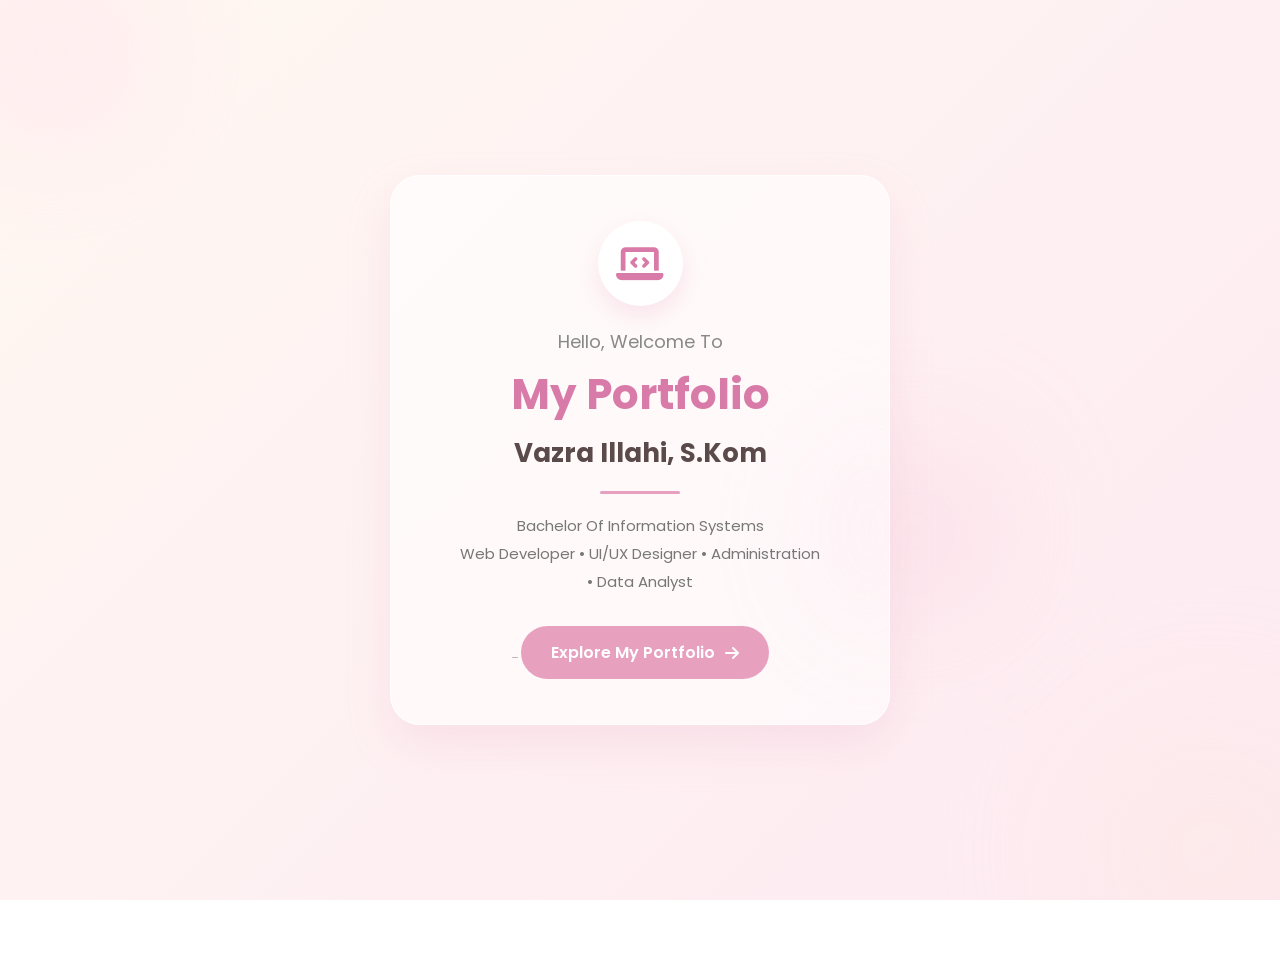
<file: index.html>
<!DOCTYPE html>
<html lang="en">

<head>

<meta charset="UTF-8">
<meta name="viewport" content="width=device-width, initial-scale=1.0">

<title>Welcome | Vazra Illahi</title>

<link rel="stylesheet" href="style.css">

<link href="https://fonts.googleapis.com/css2?family=Poppins:wght@300;400;500;600;700;800&display=swap" rel="stylesheet">

<link rel="stylesheet"
href="https://cdnjs.cloudflare.com/ajax/libs/font-awesome/6.7.2/css/all.min.css">

</head>

<body class="welcome-page">

<div class="blob one"></div>
<div class="blob two"></div>
<div class="blob three"></div>

<div class="welcome-card">

<div class="welcome-icon">

<i class="fa-solid fa-laptop-code"></i>

</div>

<h3>Hello, Welcome To</h3>

<h1>My Portfolio</h1>

<h2>Vazra Illahi, S.Kom</h2>

<div class="line"></div>

<p>

Bachelor Of Information Systems

<br>

Web Developer • UI/UX Designer • Administration
<br>• Data Analyst 
 
</p>

...

<a href="splash.html" class="welcome-btn">
    Explore My Portfolio
    <i class="fa-solid fa-arrow-right"></i>
</a>

</div>

<script src="script.js"></script>

</body>
</html>
</file>
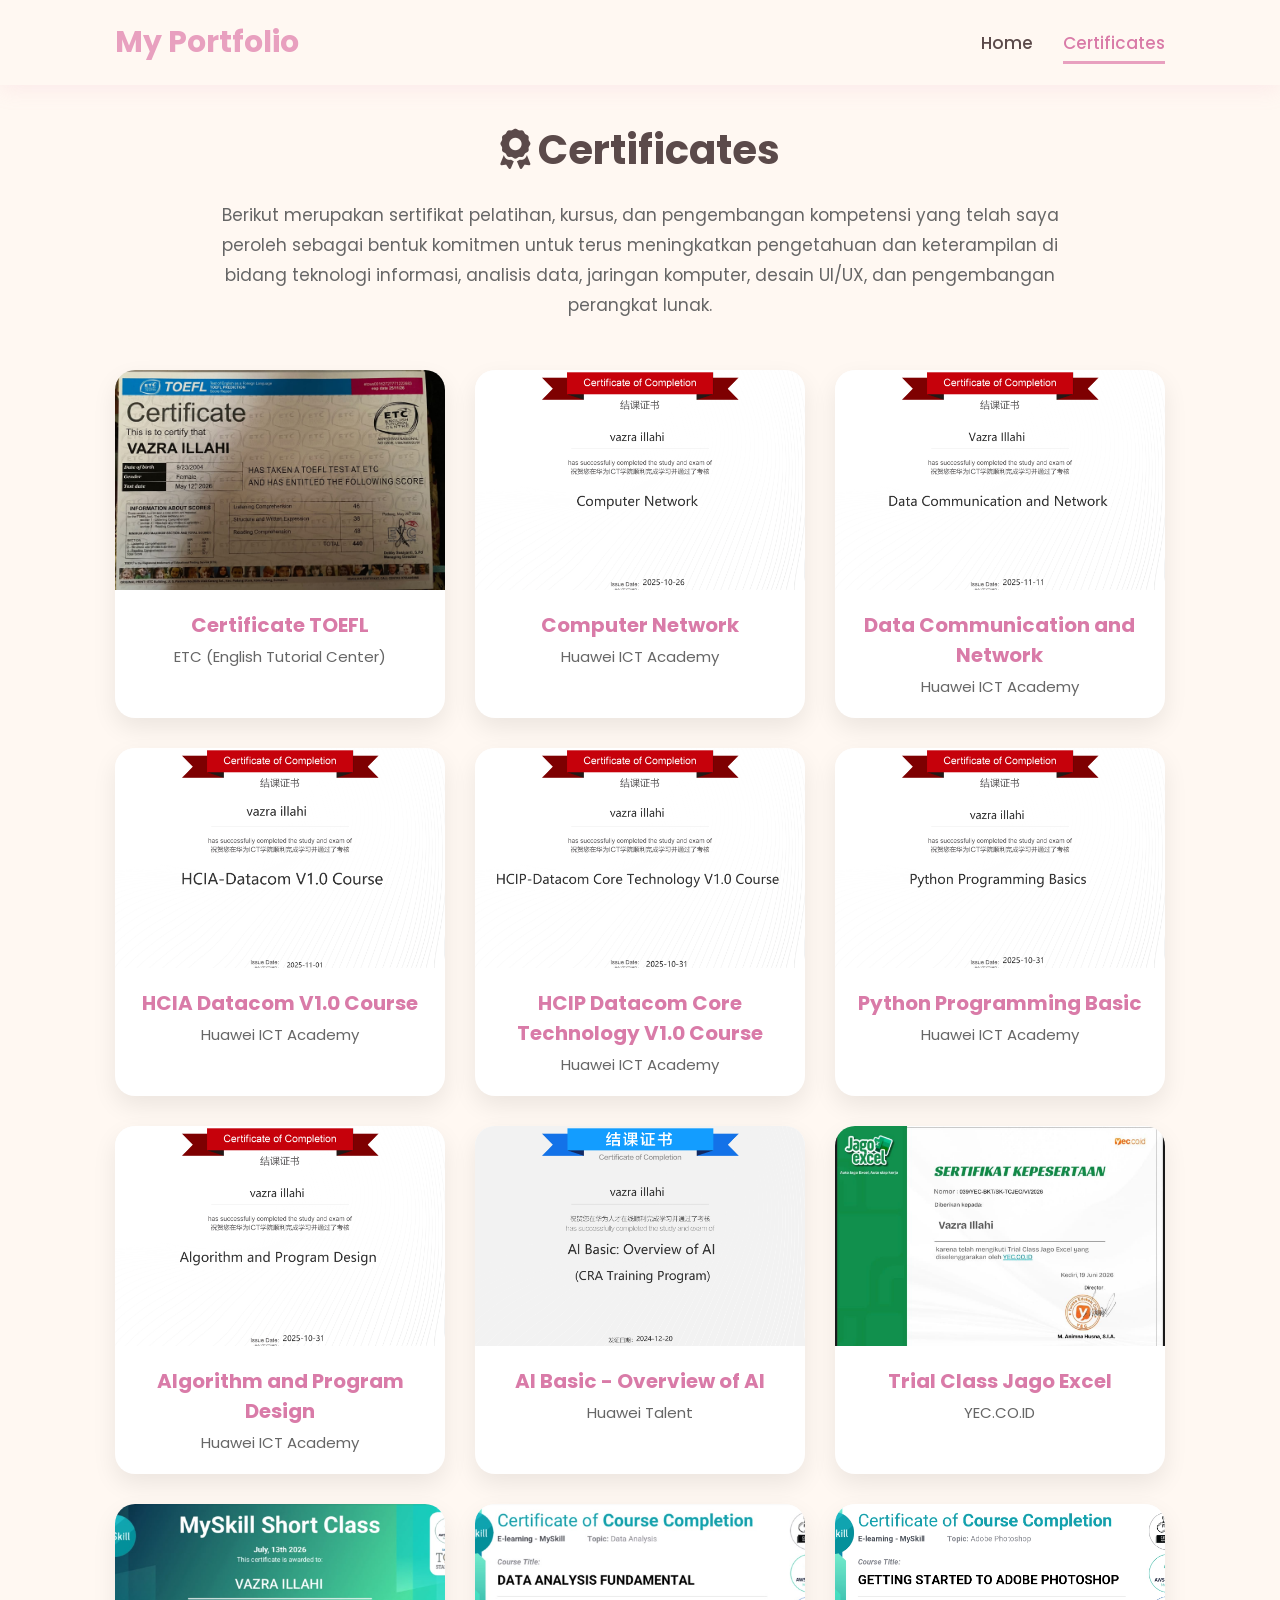
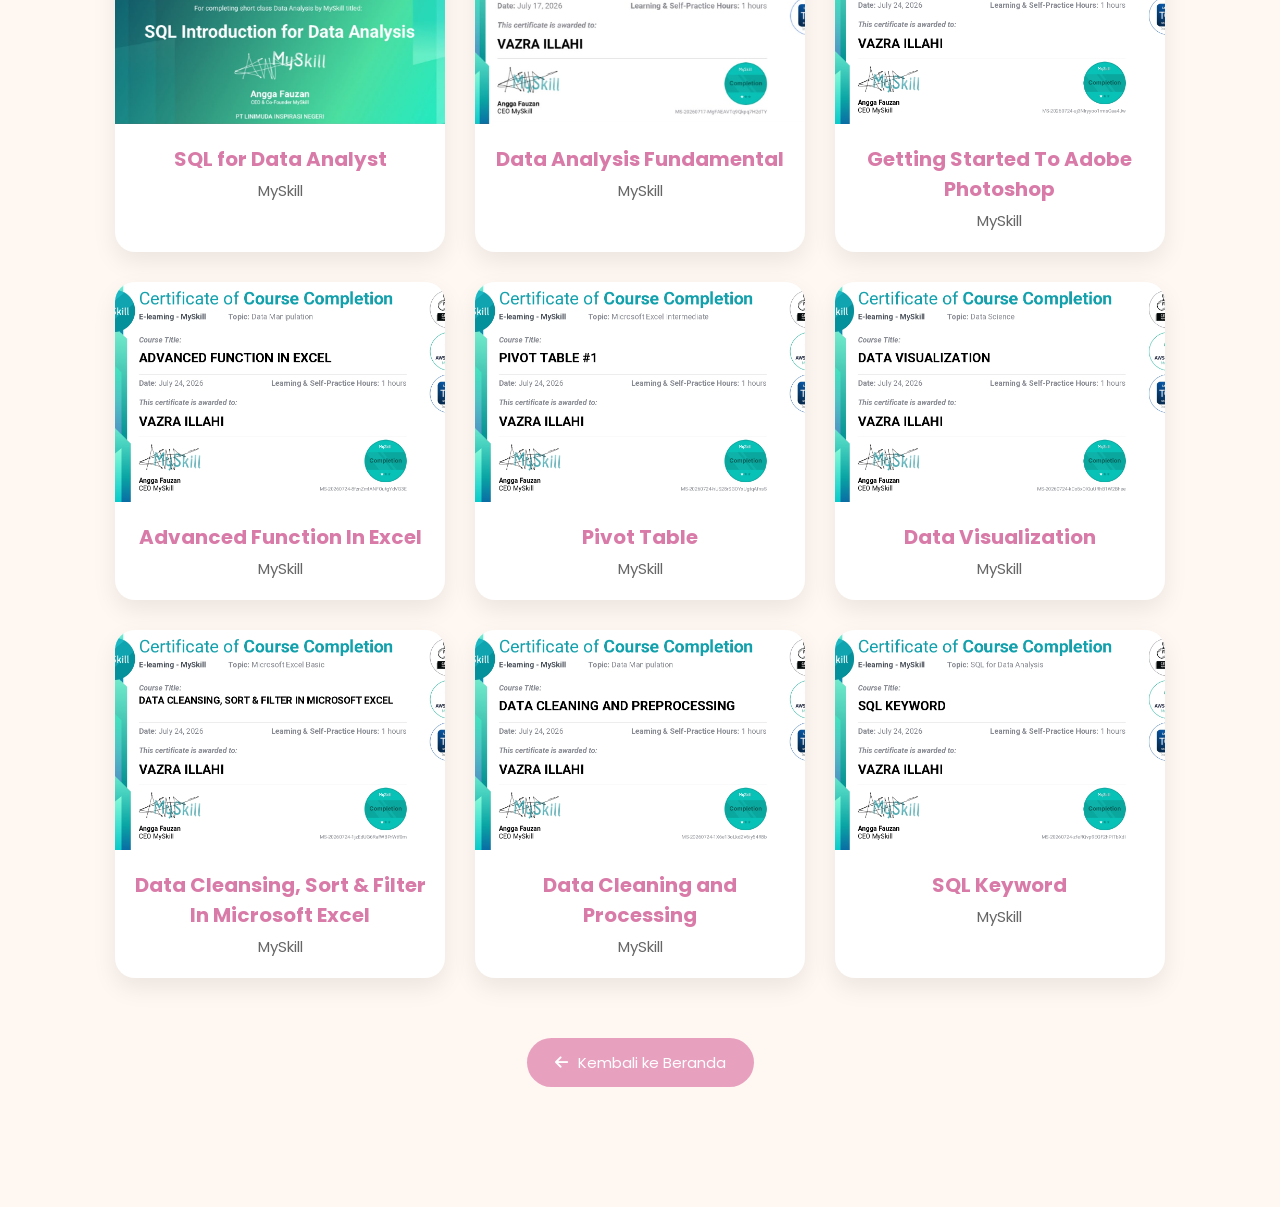
<file: certificate.html>
<!DOCTYPE html>
<html lang="id">

<head>

<meta charset="UTF-8">
<meta name="viewport" content="width=device-width, initial-scale=1.0">

<title>Certificates | Vazra Illahi</title>

<link rel="stylesheet" href="style.css">

<link href="https://fonts.googleapis.com/css2?family=Poppins:wght@300;400;500;600;700;800&display=swap" rel="stylesheet">

<link rel="stylesheet"
href="https://cdnjs.cloudflare.com/ajax/libs/font-awesome/6.7.2/css/all.min.css">

</head>

<body>

<header class="header">

    <a href="home.html" class="logo">
        <span>My Portfolio</span>
    </a>

    <nav class="navbar">

        <a href="home.html">Home</a>

        <a href="certificate.html" class="active">Certificates</a>

    </nav>

</header>

<section id="certificate-page">

<h2 class="heading">

<i class="fa-solid fa-award"></i>

Certificates

</h2>

<p class="certificate-text">

Berikut merupakan sertifikat pelatihan, kursus, dan pengembangan kompetensi yang telah saya peroleh sebagai bentuk komitmen untuk terus meningkatkan pengetahuan dan keterampilan di bidang teknologi informasi, analisis data, jaringan komputer, desain UI/UX, dan pengembangan perangkat lunak.
</p>

<div class="certificate-container">

<div class="certificate-card">
<img src="images/TOEFL.jpeg">
<h3>Certificate TOEFL</h3>
<p>ETC (English Tutorial Center)</p>
</div>

<div class="certificate-card">
<img src="images/SERTIFIKAT_A.png">
<h3>Computer Network</h3>
<p>Huawei ICT Academy</p>
</div>

<div class="certificate-card">
<img src="images/SERTIFIKAT_B.png">
<h3>Data Communication and Network</h3>
<p>Huawei ICT Academy</p>
</div>

<div class="certificate-card">
<img src="images/SERTIFIKAT_C.png">
<h3>HCIA Datacom V1.0 Course</h3>
<p>Huawei ICT Academy</p>
</div>

<div class="certificate-card">
<img src="images/SERTIFIKAT_D.png">
<h3>HCIP Datacom Core Technology V1.0 Course</h3>
<p>Huawei ICT Academy</p>
</div>

<div class="certificate-card">
<img src="images/SERTIFIKAT_E.png">
<h3>Python Programming Basic</h3>
<p>Huawei ICT Academy</p>
</div>

<div class="certificate-card">
<img src="images/SERTIFIKAT_F.png">
<h3>Algorithm and Program Design</h3>
<p>Huawei ICT Academy</p>
</div>

<div class="certificate-card">
<img src="images/SERTIFIKAT_G.png">
<h3>AI Basic - Overview of AI</h3>
<p>Huawei Talent</p>
</div>

<div class="certificate-card">
<img src="images/TRIAL_EXEL.jpeg">
<h3>Trial Class Jago Excel</h3>
<p>YEC.CO.ID</p>
</div>

<div class="certificate-card">
<img src="images/SHORTCLASS_SQL.jpeg">
<h3>SQL for Data Analyst</h3>
<p>MySkill</p>
</div>

<div class="certificate-card">
<img src="images/DATA_ANALYSIS_FUNDAMENTAL.jpeg">
<h3>Data Analysis Fundamental</h3>
<p>MySkill</p>
</div>

<div class="certificate-card">
    <img src="images/AdobePhotoshop.jpg" alt="Adobe Photoshop">
    <h3>Getting Started To Adobe Photoshop</h3>
    <p>MySkill</p>
</div>

<div class="certificate-card">
    <img src="images/Advancedfunction.jpg" alt="Advanced Function">
    <h3>Advanced Function In Excel</h3>
    <p>MySkill</p>
</div>

<div class="certificate-card">
    <img src="images/Pivottable.jpg" alt="Pivot Table">
    <h3>Pivot Table</h3>
    <p>MySkill</p>
</div>

<div class="certificate-card">
    <img src="images/DataVisualization.jpg" alt="Data Visualization">
    <h3>Data Visualization</h3>
    <p>MySkill</p>
</div>

<div class="certificate-card">
    <img src="images/Datacleansing.jpg" alt="Data Cleansing">
    <h3>Data Cleansing, Sort & Filter In Microsoft Excel</h3>
    <p>MySkill</p>
</div>

<div class="certificate-card">
    <img src="images/DataCleaning.jpg" alt="Data Cleaning">
    <h3>Data Cleaning and Processing</h3>
    <p>MySkill</p>
</div>

<div class="certificate-card">
    <img src="images/Sqlkeyword.jpg" alt="SQL Keyword">
    <h3>SQL Keyword</h3>
    <p>MySkill</p>
</div>

</div>

<div class="back-home">

<a href="home.html" class="project-btn">

<i class="fa-solid fa-arrow-left"></i>

Kembali ke Beranda

</a>

</div>

</section>

</body>

</html>
</file>
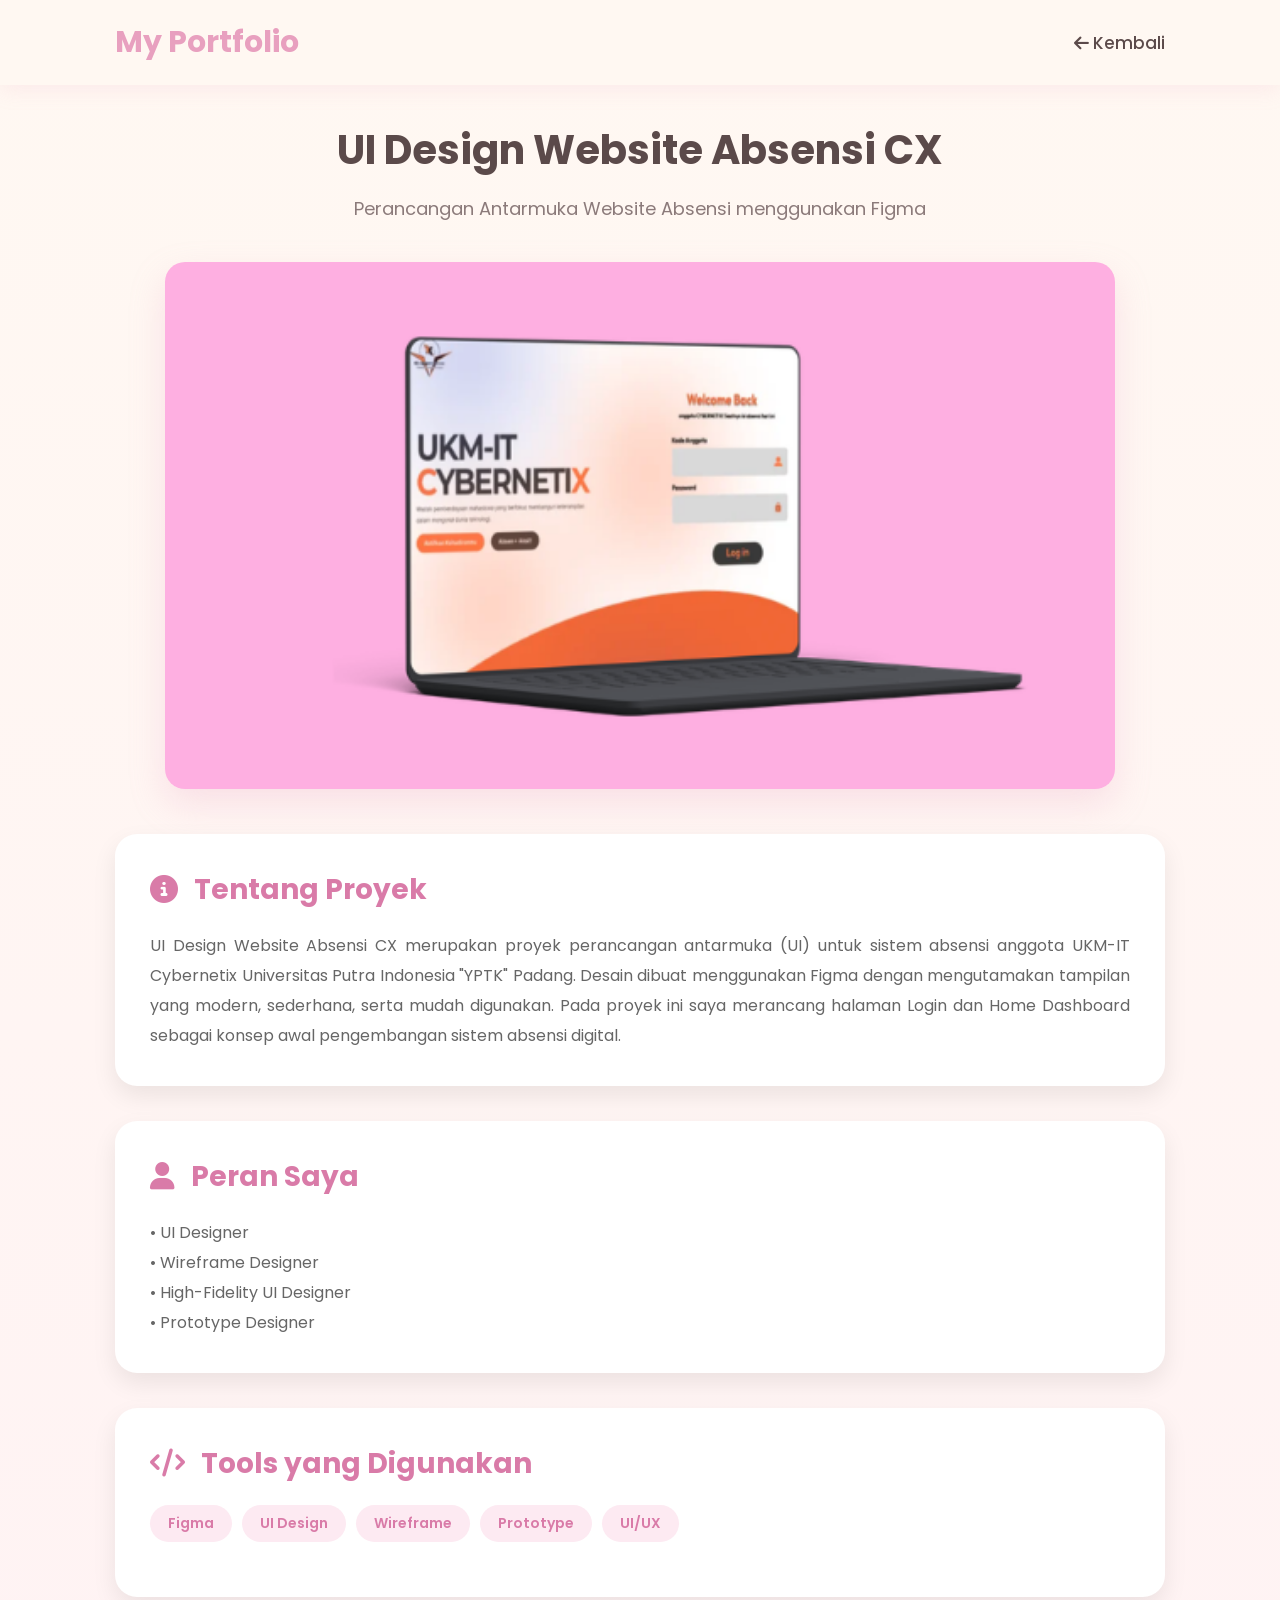
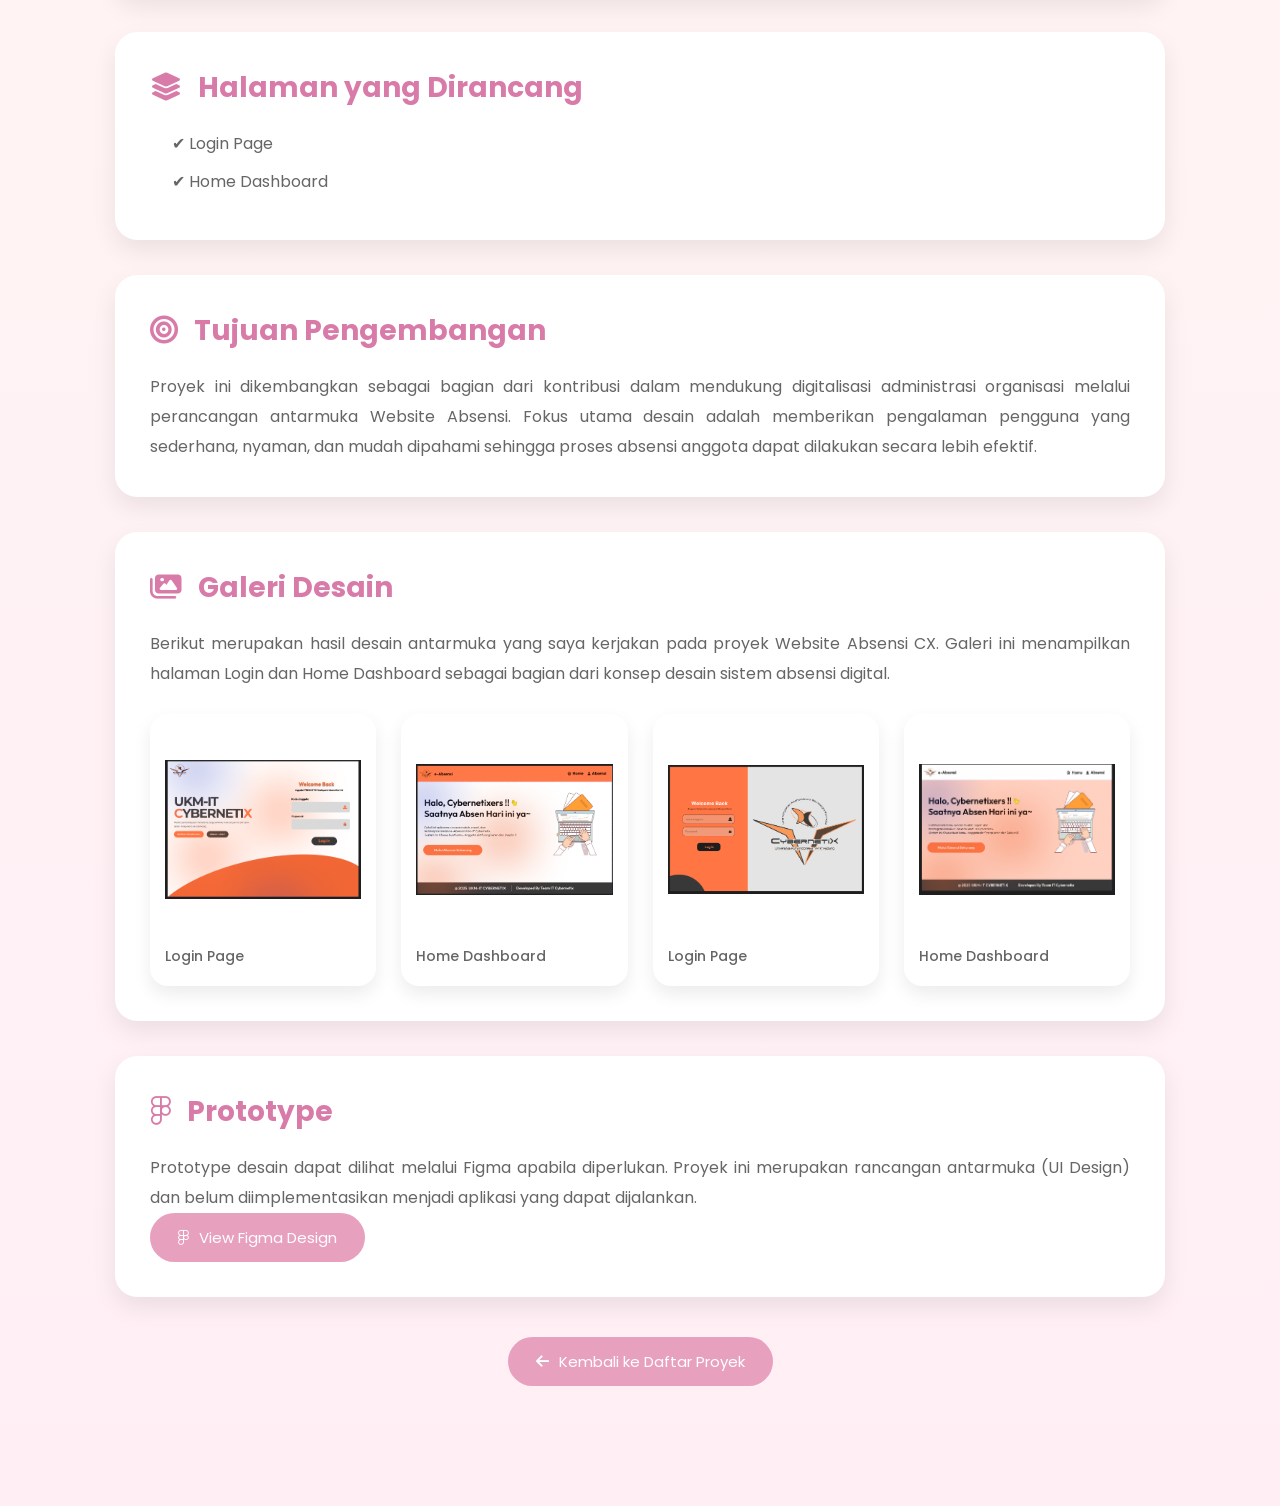
<file: cx.html>
<!DOCTYPE html>
<html lang="id">

<head>

<meta charset="UTF-8">
<meta name="viewport" content="width=device-width, initial-scale=1.0">

<title>UI Design Website Absensi CX | Vazra Illahi</title>

<link rel="stylesheet" href="style.css">

<link href="https://fonts.googleapis.com/css2?family=Poppins:wght@300;400;500;600;700;800&display=swap" rel="stylesheet">

<link rel="stylesheet"
href="https://cdnjs.cloudflare.com/ajax/libs/font-awesome/6.7.2/css/all.min.css">

</head>

<body>

<header class="header">

<a href="index.html" class="logo">
<span>My Portfolio</span>
</a>

<nav class="navbar">

<a href="project.html">
<i class="fa-solid fa-arrow-left"></i>
Kembali
</a>

</nav>

</header>

<section class="project-detail">

<h1 class="heading">
UI Design Website Absensi CX
</h1>

<p class="project-subtitle">
Perancangan Antarmuka Website Absensi menggunakan Figma
</p>

<img src="images/project4.png" class="hero-image">

<!-- ================= Tentang ================= -->

<div class="detail-box">

<h2>
<i class="fa-solid fa-circle-info"></i>
Tentang Proyek
</h2>

<p>

UI Design Website Absensi CX merupakan proyek perancangan antarmuka
(UI) untuk sistem absensi anggota UKM-IT Cybernetix Universitas Putra
Indonesia "YPTK" Padang. Desain dibuat menggunakan Figma dengan
mengutamakan tampilan yang modern, sederhana, serta mudah digunakan.
Pada proyek ini saya merancang halaman Login dan Home Dashboard
sebagai konsep awal pengembangan sistem absensi digital.

</p>

</div>

<!-- ================= Peran ================= -->

<div class="detail-box">

<h2>
<i class="fa-solid fa-user"></i>
Peran Saya
</h2>

<p>

• UI Designer

<br>

• Wireframe Designer

<br>

• High-Fidelity UI Designer

<br>

• Prototype Designer

</p>

</div>

<!-- ================= Teknologi ================= -->

<div class="detail-box">

<h2>
<i class="fa-solid fa-code"></i>
Tools yang Digunakan
</h2>

<div class="project-tech">

<span>Figma</span>

<span>UI Design</span>

<span>Wireframe</span>

<span>Prototype</span>

<span>UI/UX</span>

</div>

</div>

<!-- ================= Halaman ================= -->

<div class="detail-box">

<h2>
<i class="fa-solid fa-layer-group"></i>
Halaman yang Dirancang
</h2>

<ul>

<li>✔ Login Page</li>

<li>✔ Home Dashboard</li>

</ul>

</div>

<!-- ================= Tujuan ================= -->

<div class="detail-box">

<h2>

<i class="fa-solid fa-bullseye"></i>

Tujuan Pengembangan

</h2>

<p>

Proyek ini dikembangkan sebagai bagian dari kontribusi dalam
mendukung digitalisasi administrasi organisasi melalui perancangan
antarmuka Website Absensi. Fokus utama desain adalah memberikan
pengalaman pengguna yang sederhana, nyaman, dan mudah dipahami
sehingga proses absensi anggota dapat dilakukan secara lebih efektif.

</p>

</div>

<!-- ================= Gallery ================= -->

<div class="detail-box">

<h2>

<i class="fa-solid fa-images"></i>

Galeri Desain

</h2>

<p class="gallery-text">

Berikut merupakan hasil desain antarmuka yang saya kerjakan pada
proyek Website Absensi CX. Galeri ini menampilkan halaman Login
dan Home Dashboard sebagai bagian dari konsep desain sistem absensi
digital.

</p>

<div class="gallery">

<div class="gallery-item">
<img src="images/cxdesain1.png">
<p>Login Page</p>
</div>

<div class="gallery-item">
<img src="images/cxdesain2.png">
<p>Home Dashboard</p>
</div>

<div class="gallery-item">
<img src="images/cxdesain3.png">
<p>Login Page</p>
</div>

<div class="gallery-item">
<img src="images/cxdesain4.png">
<p>Home Dashboard</p>
</div>

</div>

</div>

<!-- ================= Prototype ================= -->

<div class="detail-box">

<h2>

<i class="fa-brands fa-figma"></i>

Prototype

</h2>

<p>

Prototype desain dapat dilihat melalui Figma apabila diperlukan.
Proyek ini merupakan rancangan antarmuka (UI Design) dan belum
diimplementasikan menjadi aplikasi yang dapat dijalankan.

</p>

<a href="https://www.figma.com/design/jfM1y0hmp3lhwWp7ciaz3V/Untitled?node-id=0-1&t=AN0qfxcrF9QN7iwA-1"
target="_blank"
class="project-btn">

<i class="fa-brands fa-figma"></i>
View Figma Design

</a>

</div>

<div style="text-align:center;margin-top:40px;">

<a href="project.html" class="project-btn">

<i class="fa-solid fa-arrow-left"></i>

Kembali ke Daftar Proyek

</a>

</div>

</section>

</body>

</html>
</file>
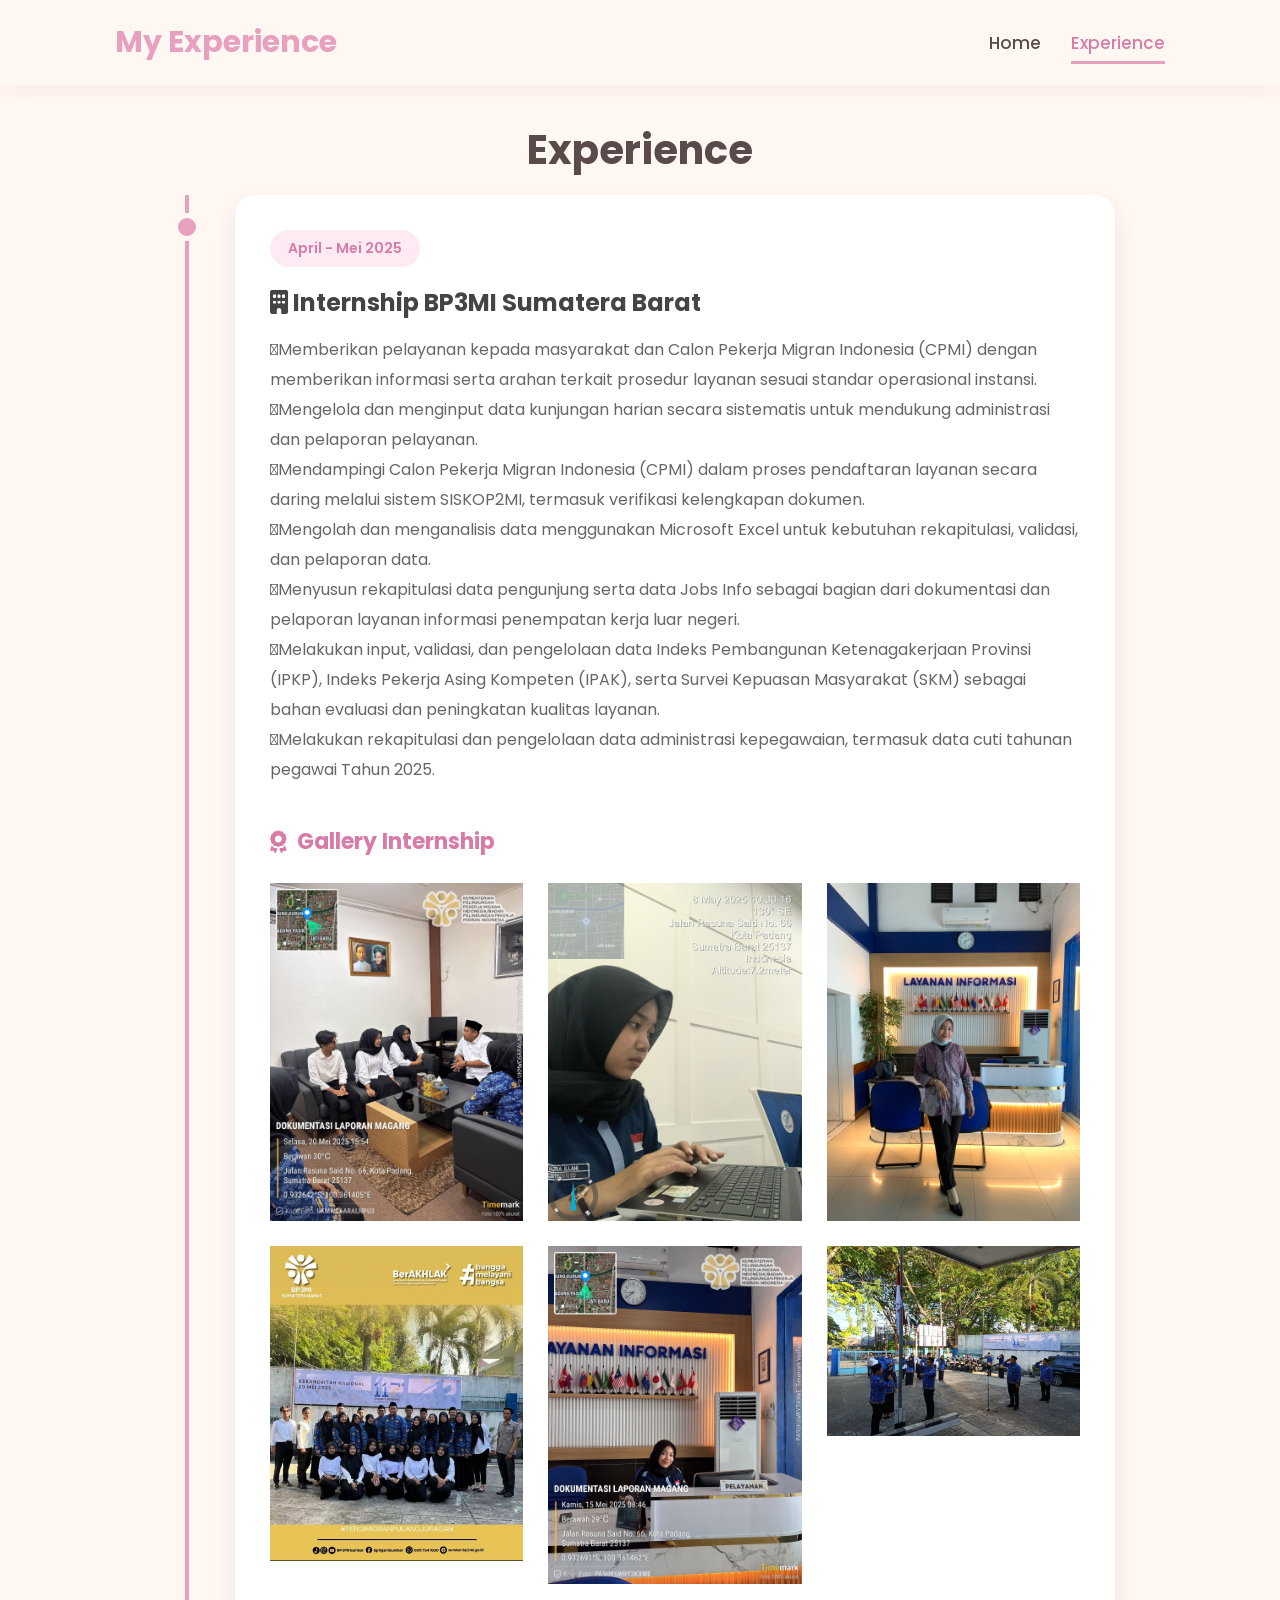
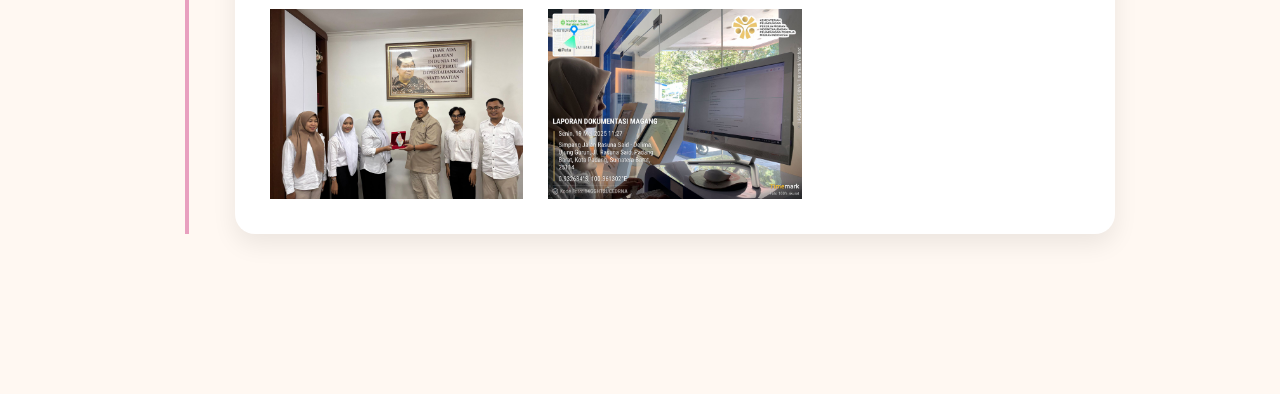
<file: experience.html>
<!DOCTYPE html>
<html lang="id">

<head>
    <meta charset="UTF-8">
    <meta name="viewport" content="width=device-width, initial-scale=1.0">
    <title>Experience | Vazra Illahi</title>

    <link rel="stylesheet" href="style.css">

    <link href="https://fonts.googleapis.com/css2?family=Poppins:wght@300;400;500;600;700;800&display=swap" rel="stylesheet">

    <link rel="stylesheet"
    href="https://cdnjs.cloudflare.com/ajax/libs/font-awesome/6.7.2/css/all.min.css">
</head>

<body>

<header class="header">

    <a href="home.html" class="logo">
        <span>My Experience</span>
    </a>

    <nav class="navbar">
        <a href="home.html">Home</a>
        <a href="experience.html" class="active">Experience</a>
    </nav>

</header>

<section id="experience-page">

    <h2 class="heading">Experience</h2>

    <div class="experience-timeline">

        <!-- BP3MI -->

        <div class="experience-item">

            <div class="experience-dot"></div>

            <div class="experience-content">

                <span class="experience-year">April - Mei 2025</span>

                <h3>
                    <i class="fa-solid fa-building"></i>
                    Internship BP3MI Sumatera Barat
                </h3>

                <p>
                    Memberikan pelayanan kepada masyarakat dan Calon Pekerja Migran Indonesia (CPMI) dengan memberikan informasi serta arahan terkait prosedur layanan sesuai standar operasional instansi.
                    <p>Mengelola dan menginput data kunjungan harian secara sistematis untuk mendukung administrasi dan pelaporan pelayanan.</p>
<p>Mendampingi Calon Pekerja Migran Indonesia (CPMI) dalam proses pendaftaran layanan secara daring melalui sistem SISKOP2MI, termasuk verifikasi kelengkapan dokumen.</p>
<p>Mengolah dan menganalisis data menggunakan Microsoft Excel untuk kebutuhan rekapitulasi, validasi, dan pelaporan data.</p>
<p>Menyusun rekapitulasi data pengunjung serta data Jobs Info sebagai bagian dari dokumentasi dan pelaporan layanan informasi penempatan kerja luar negeri.</p>
<p>Melakukan input, validasi, dan pengelolaan data Indeks Pembangunan Ketenagakerjaan Provinsi (IPKP), Indeks Pekerja Asing Kompeten (IPAK), serta Survei Kepuasan Masyarakat (SKM) sebagai bahan evaluasi dan peningkatan kualitas layanan.</p>
<p>Melakukan rekapitulasi dan pengelolaan data administrasi kepegawaian, termasuk data cuti tahunan pegawai Tahun 2025.</p>
                </p>



                <!-- ================= GALLERY MAGANG ================= -->


              
<!-- Gallery Class Multimedia -->

  <div class="internship-gallery">

    <h4>
        <i class="fa-solid fa-award"></i>
      Gallery Internship
    </h4>

   

    <div class="gallery">

<img src="images/magang2.jpg">
<img src="images/magang7.jpg">
<img src="images/magang9.jpg">
<img src="images/magang3.jpg">
<img src="images/magang6.jpg">
<img src="images/magang4.jpg">
<img src="images/magang1.jpg">
<img src="images/magang5.jpg">




</div>


            </div>

        </div>
</file>
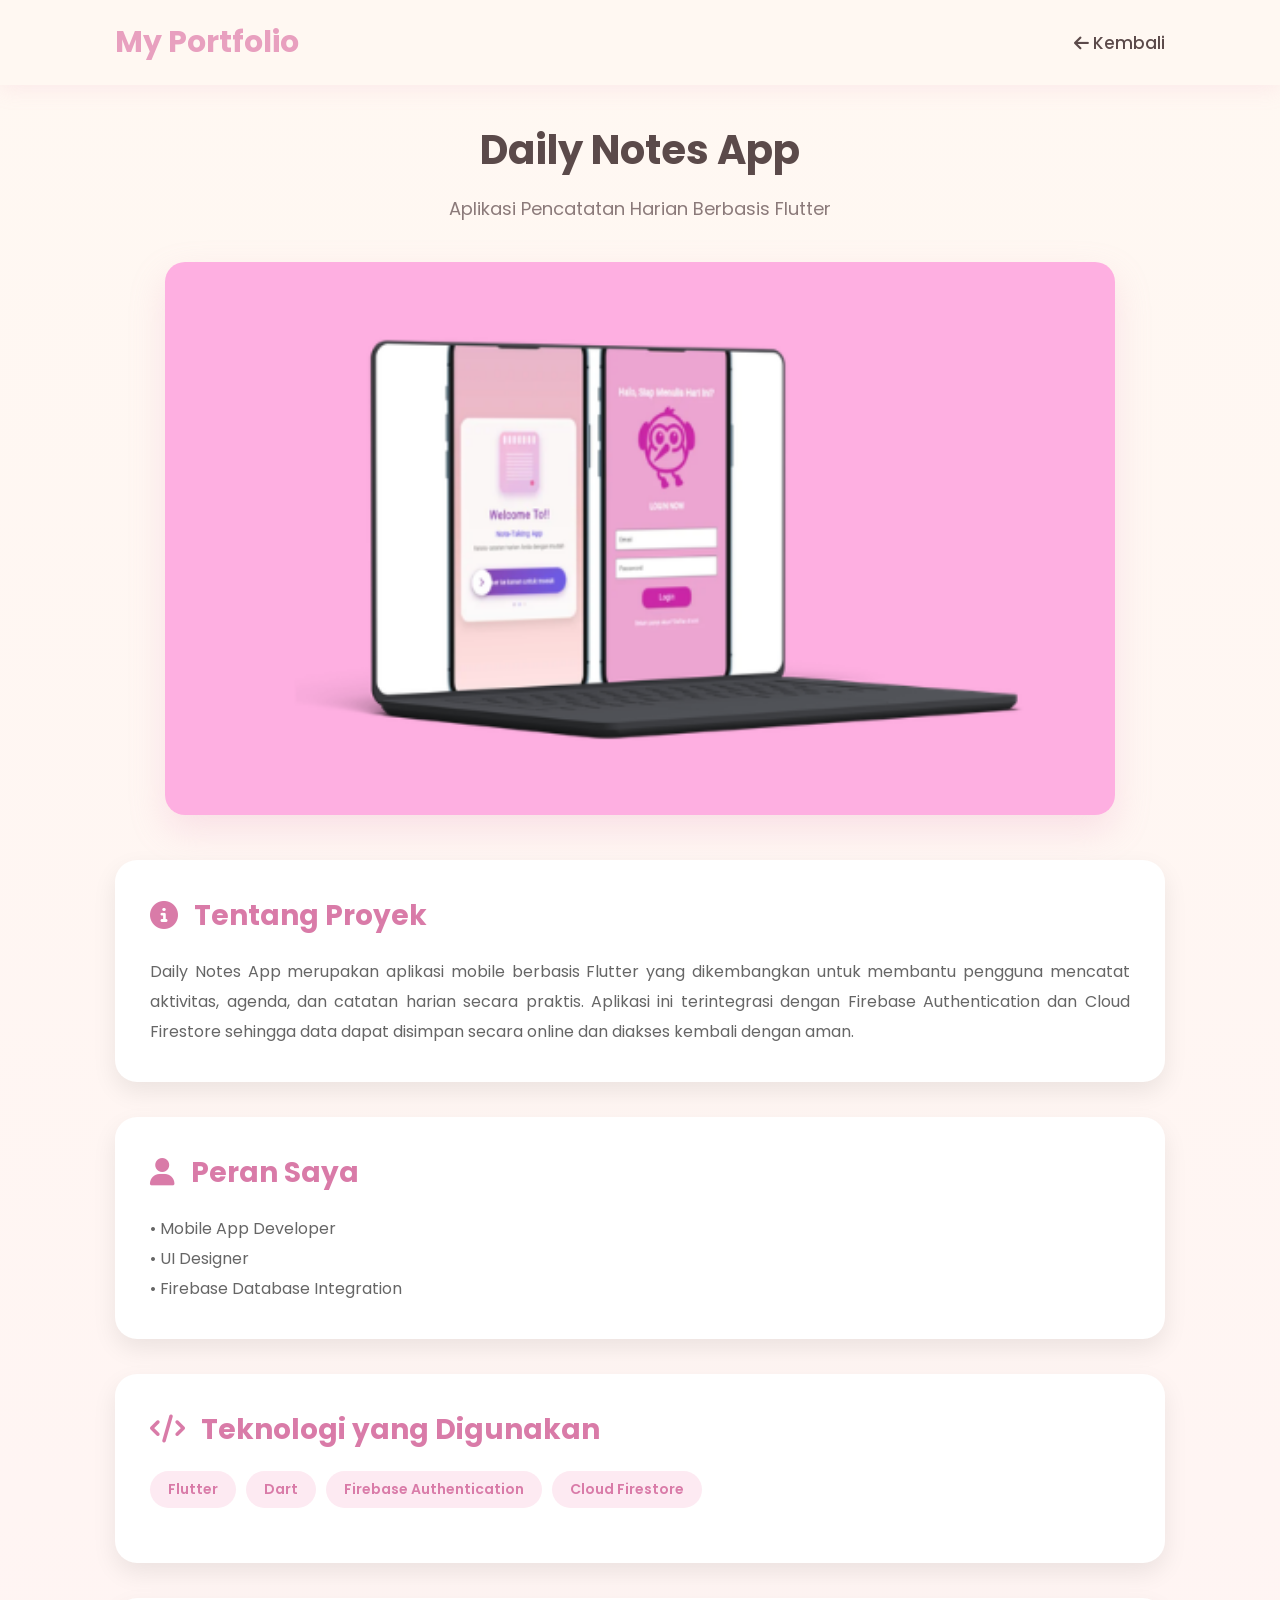
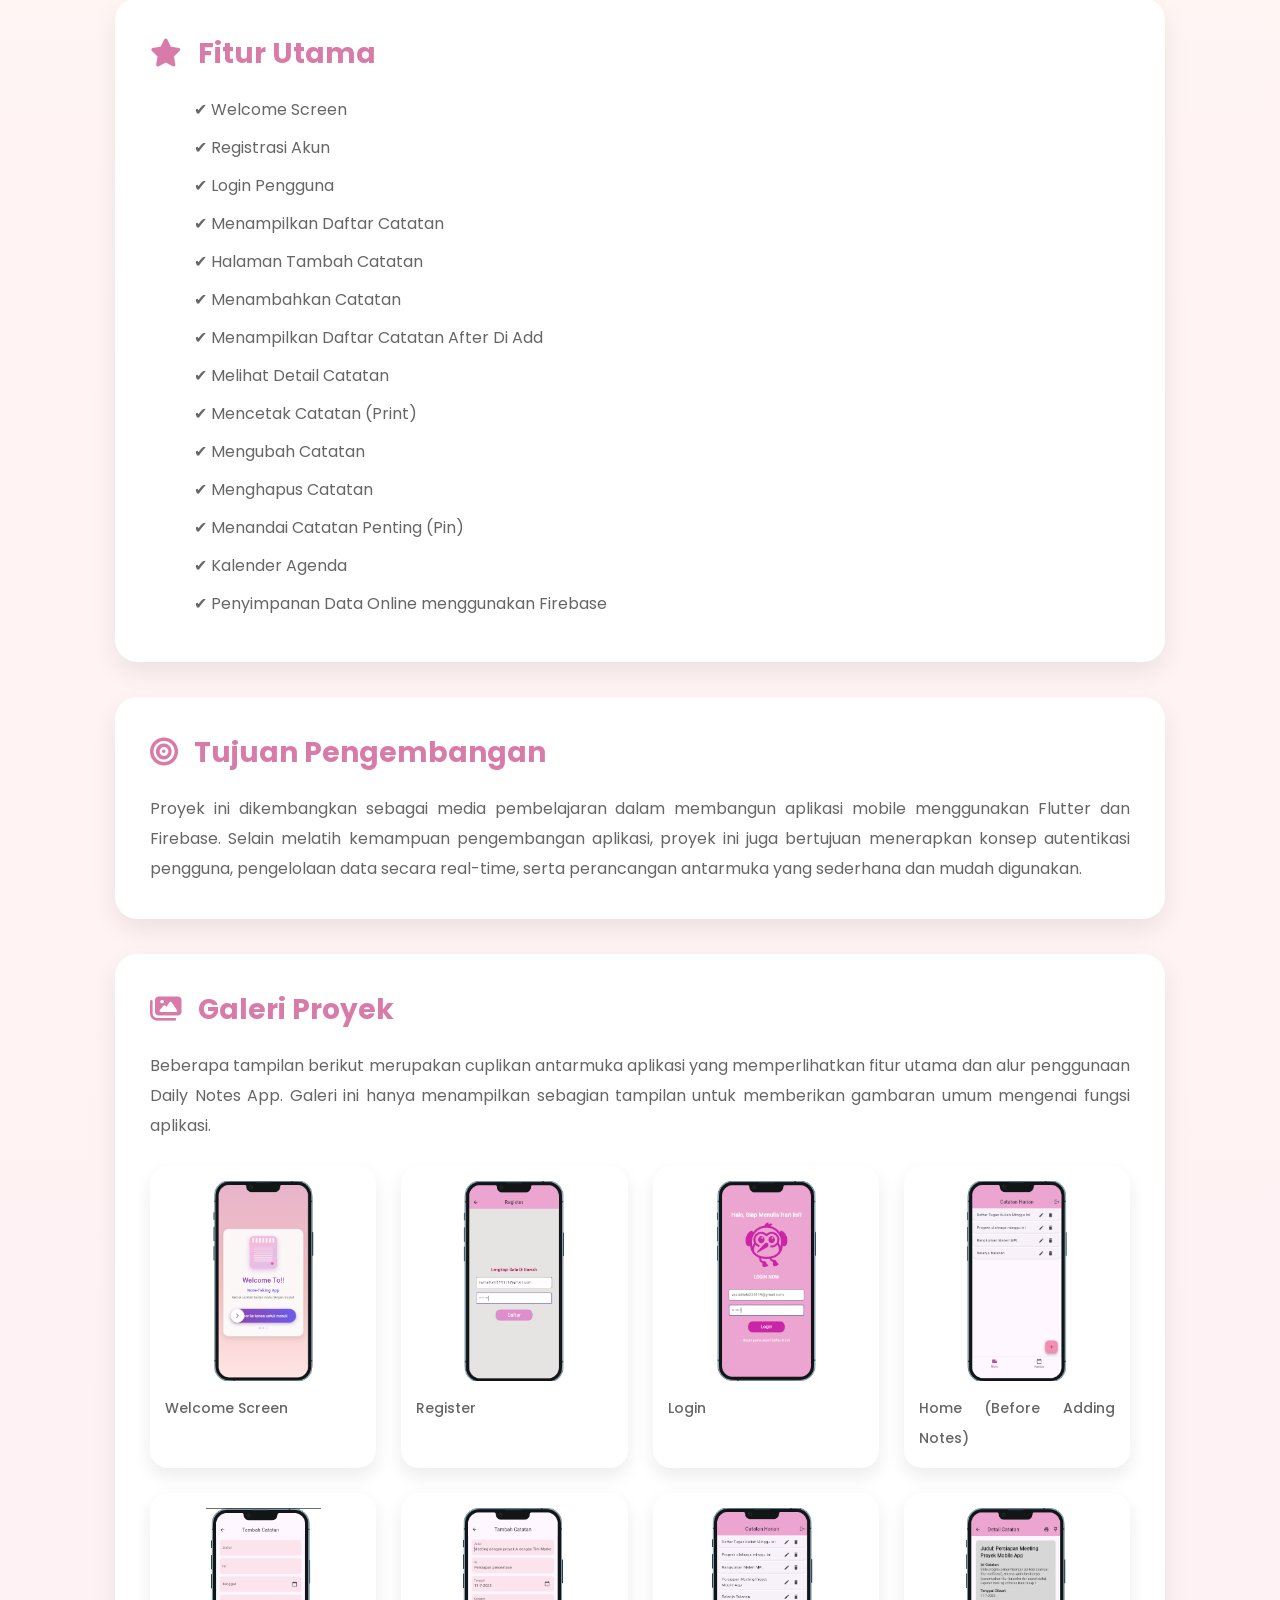
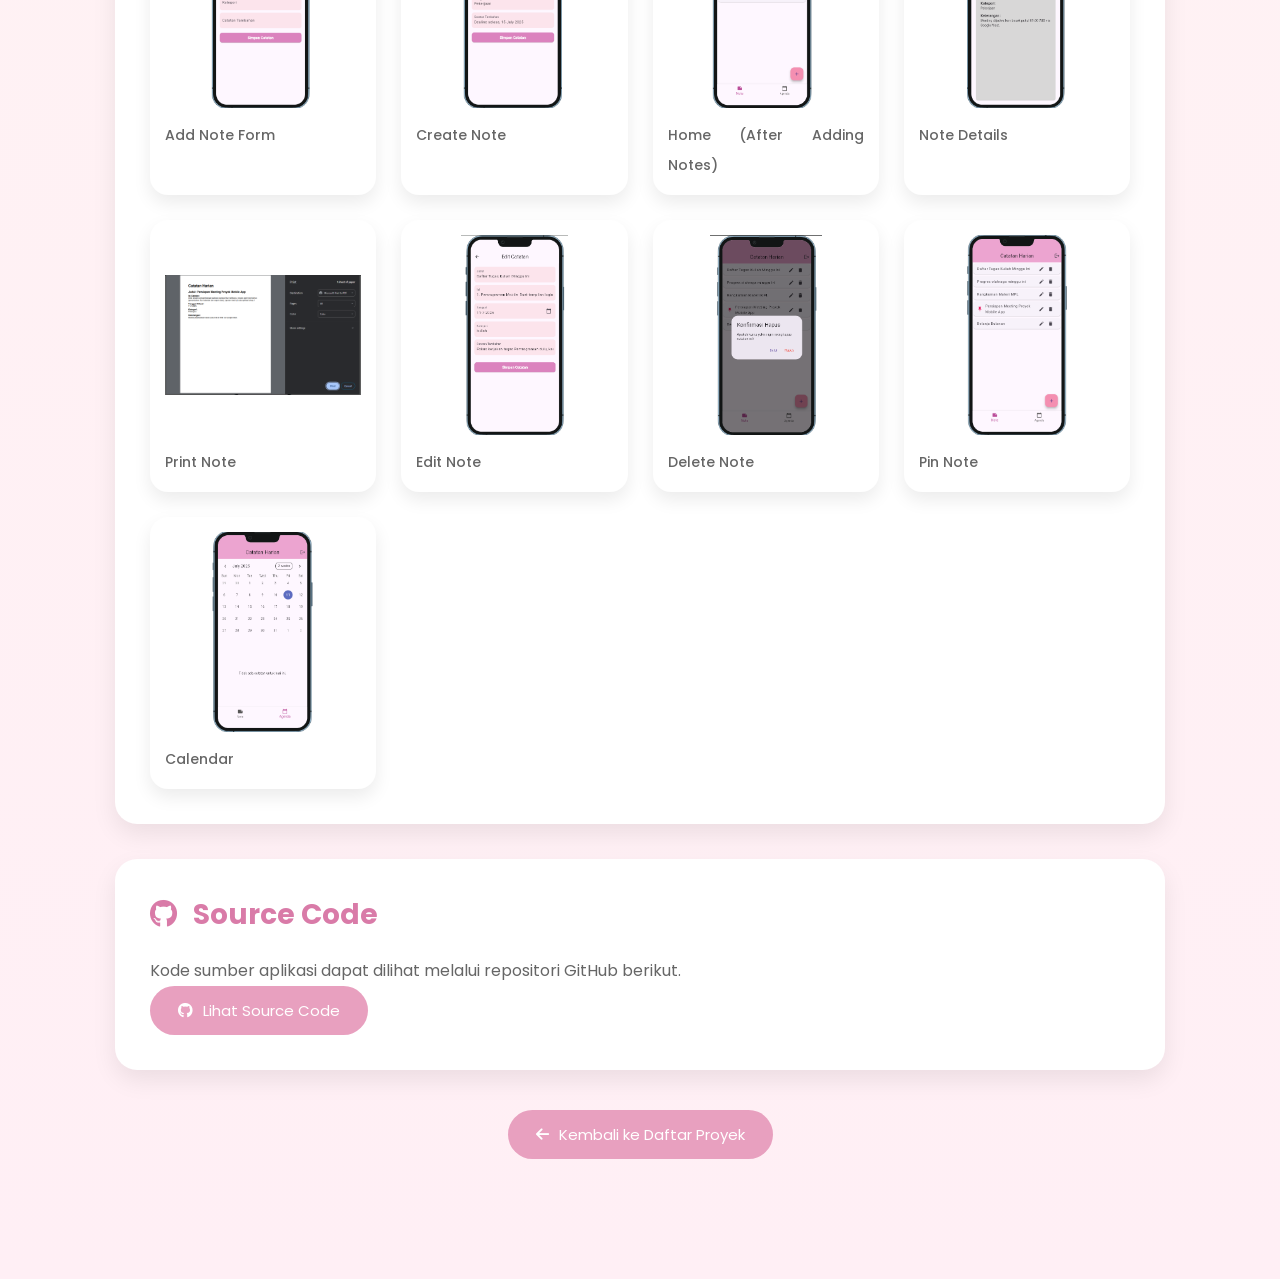
<file: notes.html>
<!DOCTYPE html>
<html lang="id">

<head>

<meta charset="UTF-8">
<meta name="viewport" content="width=device-width, initial-scale=1.0">

<title>Daily Notes App | Vazra Illahi</title>

<link rel="stylesheet" href="style.css">

<link href="https://fonts.googleapis.com/css2?family=Poppins:wght@300;400;500;600;700;800&display=swap" rel="stylesheet">

<link rel="stylesheet"
href="https://cdnjs.cloudflare.com/ajax/libs/font-awesome/6.7.2/css/all.min.css">

</head>

<body>

<header class="header">

    <a href="home.html" class="logo">
        <span>My Portfolio</span>
    </a>

    <nav class="navbar">

        <a href="project.html">
            <i class="fa-solid fa-arrow-left"></i>
            Kembali
        </a>

    </nav>

</header>

<section class="project-detail">

<h1 class="heading">

Daily Notes App

</h1>

<p class="project-subtitle">

Aplikasi Pencatatan Harian Berbasis Flutter

</p>

<img src="images/project3.png" class="hero-image">



<!--================ TENTANG ================-->

<div class="detail-box">

<h2>

<i class="fa-solid fa-circle-info"></i>

Tentang Proyek

</h2>

<p>

Daily Notes App merupakan aplikasi mobile berbasis Flutter yang
dikembangkan untuk membantu pengguna mencatat aktivitas, agenda,
dan catatan harian secara praktis. Aplikasi ini terintegrasi dengan
Firebase Authentication dan Cloud Firestore sehingga data dapat
disimpan secara online dan diakses kembali dengan aman.

</p>

</div>

<!--================ PERAN ================-->

<div class="detail-box">

<h2>

<i class="fa-solid fa-user"></i>

Peran Saya

</h2>

<p>

• Mobile App Developer

<br>

• UI Designer

<br>

• Firebase Database Integration

</p>

</div>

<!--================ TEKNOLOGI ================-->

<div class="detail-box">

<h2>

<i class="fa-solid fa-code"></i>

Teknologi yang Digunakan

</h2>

<div class="project-tech">

<span>Flutter</span>

<span>Dart</span>

<span>Firebase Authentication</span>

<span>Cloud Firestore</span>

</div>

</div>

<!--================ FITUR ================-->

<div class="detail-box">

<h2>

<i class="fa-solid fa-star"></i>

Fitur Utama

</h2>

<ul>

<ul>
    <li>✔ Welcome Screen</li>
    <li>✔ Registrasi Akun</li>
    <li>✔ Login Pengguna</li>
    <li>✔ Menampilkan Daftar Catatan </li>
    <li>✔ Halaman Tambah Catatan</li>
    <li>✔ Menambahkan Catatan</li>
    <li>✔ Menampilkan Daftar Catatan After Di Add</li>
    <li>✔ Melihat Detail Catatan</li>
     <li>✔ Mencetak Catatan (Print)</li>
    <li>✔ Mengubah Catatan</li>
    <li>✔ Menghapus Catatan</li>
    <li>✔ Menandai Catatan Penting (Pin)</li>
    <li>✔ Kalender Agenda</li>
    <li>✔ Penyimpanan Data Online menggunakan Firebase</li>
</ul>

</ul>

</div>

<!--================ TUJUAN ================-->

<div class="detail-box">

<h2>

<i class="fa-solid fa-bullseye"></i>

Tujuan Pengembangan

</h2>

<p>

Proyek ini dikembangkan sebagai media pembelajaran dalam membangun
aplikasi mobile menggunakan Flutter dan Firebase. Selain melatih
kemampuan pengembangan aplikasi, proyek ini juga bertujuan
menerapkan konsep autentikasi pengguna, pengelolaan data secara
real-time, serta perancangan antarmuka yang sederhana dan mudah
digunakan.

</p>

</div>

<!--================ GALLERY ================-->

<div class="detail-box">

<h2>

<i class="fa-solid fa-images"></i>

Galeri Proyek

</h2>

<p class="gallery-text">

Beberapa tampilan berikut merupakan cuplikan antarmuka aplikasi
yang memperlihatkan fitur utama dan alur penggunaan Daily Notes
App. Galeri ini hanya menampilkan sebagian tampilan untuk memberikan
gambaran umum mengenai fungsi aplikasi.

</p>

<div class="gallery">
<div class="gallery">

    <div class="gallery-item">
        <img src="images/welcomenote.png" alt="Welcome">
        <p>Welcome Screen</p>
    </div>

    <div class="gallery-item">
        <img src="images/regisnote.png" alt="Register">
        <p>Register</p>
    </div>

    <div class="gallery-item">
        <img src="images/loginnote.png" alt="Login">
        <p>Login</p>
    </div>

    <div class="gallery-item">
        <img src="images/catatanbefore.png" alt="Home">
        <p>Home (Before Adding Notes)</p>
    </div>

    <div class="gallery-item">
        <img src="images/tampilantambahctt.png" alt="Add Note Form">
        <p>Add Note Form</p>
    </div>

    <div class="gallery-item">
        <img src="images/tambahcatatan.png" alt="Create Note">
        <p>Create Note</p>
    </div>

    <div class="gallery-item">
        <img src="images/catatanafter.png" alt="Home After Add">
        <p>Home (After Adding Notes)</p>
    </div>

    <div class="gallery-item">
        <img src="images/detailctt.png" alt="Detail Note">
        <p>Note Details</p>
    </div>

    <div class="gallery-item">
        <img src="images/printcatatan.png" alt="Print Note">
        <p>Print Note</p>
    </div>

    <div class="gallery-item">
        <img src="images/editctt.png" alt="Edit Note">
        <p>Edit Note</p>
    </div>

    <div class="gallery-item">
        <img src="images/hapusctt.png" alt="Delete Note">
        <p>Delete Note</p>
    </div>

    <div class="gallery-item">
        <img src="images/pin.png" alt="Pin Note">
        <p>Pin Note</p>
    </div>

    <div class="gallery-item">
        <img src="images/kalender.png" alt="Calendar">
        <p>Calendar</p>
    </div>

</div>

</div>

</div>

<!--================ SOURCE CODE ================-->

<div class="detail-box">

<h2>

<i class="fab fa-github"></i>

Source Code

</h2>

<p>

Kode sumber aplikasi dapat dilihat melalui repositori GitHub berikut.

</p>

<a href="https://github.com/vazraail/DailyNotesApp"
target="_blank"
class="project-btn">

<i class="fab fa-github"></i>

Lihat Source Code

</a>

</div>

<div style="text-align:center;margin-top:40px;">

<a href="project.html" class="project-btn">

<i class="fa-solid fa-arrow-left"></i>

Kembali ke Daftar Proyek

</a>

</div>

</section>

</body>

</html>
</file>
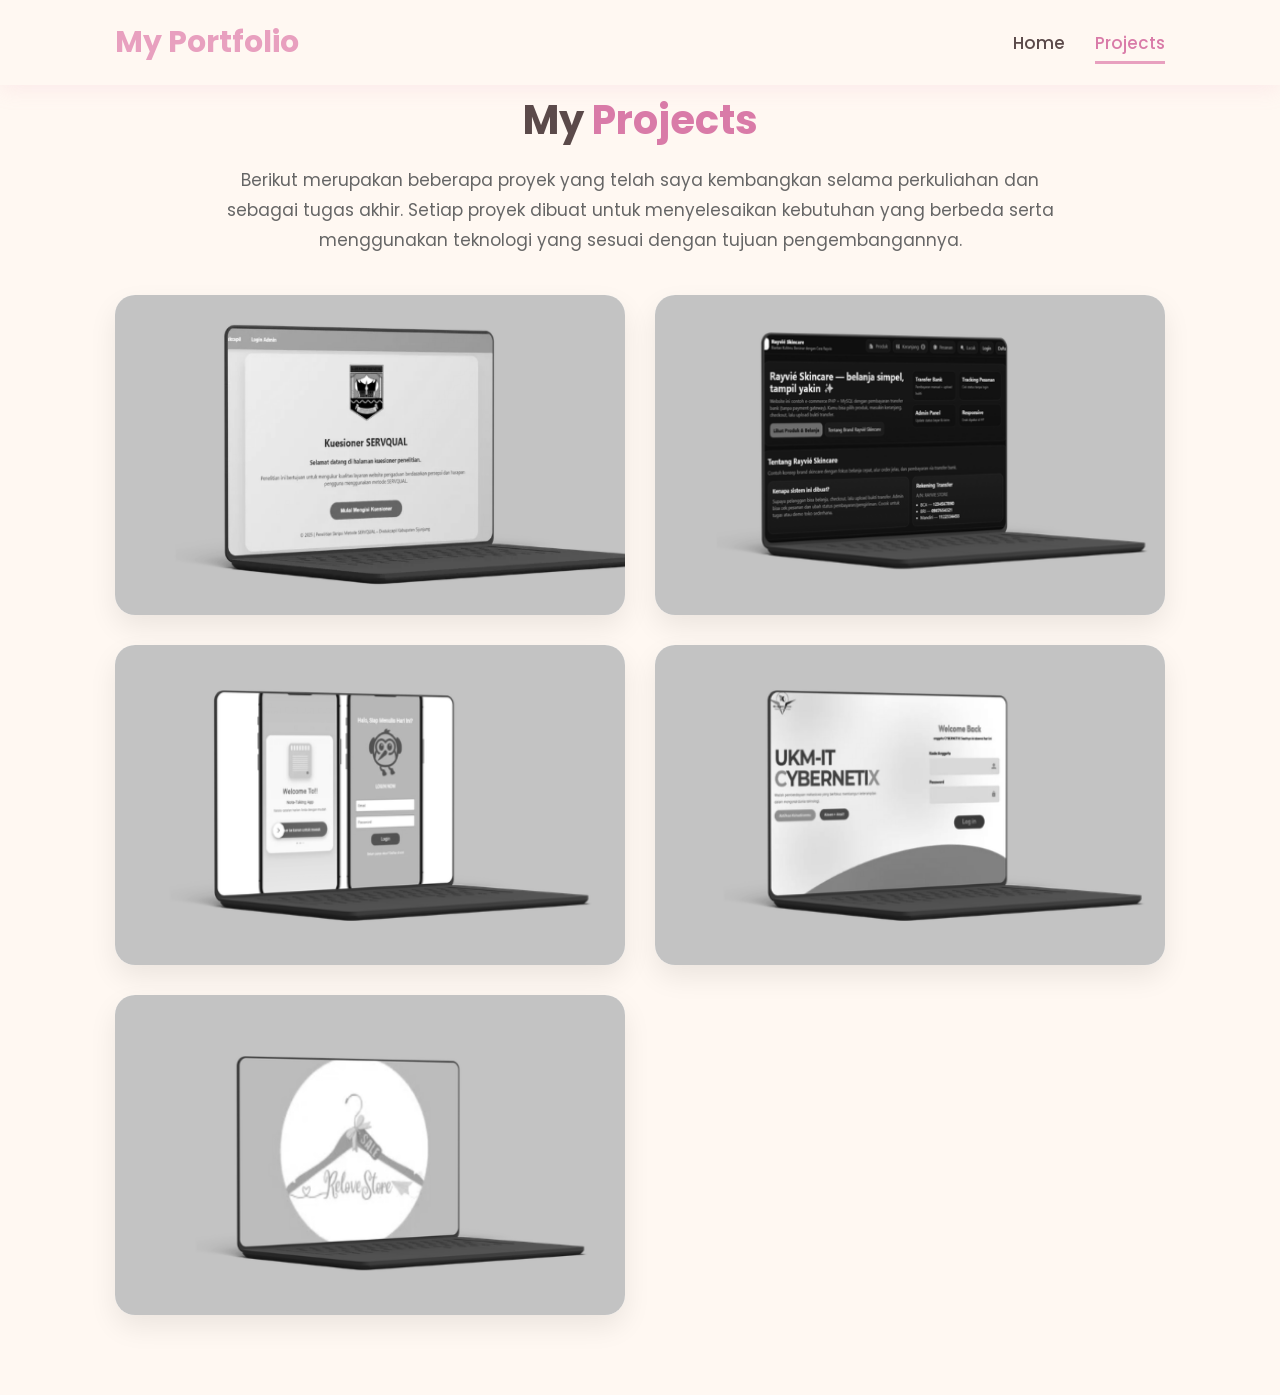
<file: project.html>
<!DOCTYPE html>
<html lang="en">

<head>

<meta charset="UTF-8">
<meta name="viewport" content="width=device-width, initial-scale=1.0">

<title>Projects | Vazra Illahi</title>

<link rel="stylesheet" href="style.css">

<link href="https://fonts.googleapis.com/css2?family=Poppins:wght@300;400;500;600;700;800&display=swap" rel="stylesheet">

<link rel="stylesheet"
href="https://cdnjs.cloudflare.com/ajax/libs/font-awesome/6.7.2/css/all.min.css">

</head>

<body>

<!--================ HEADER ================-->

<header class="header">

    <a href="home.html" class="logo">
        <span>My Portfolio</span>
    </a>

    <nav class="navbar">

        <a href="home.html">Home</a>
        <a href="project.html" class="active">Projects</a>

    </nav>

</header>

<!--================ PROJECTS ================-->

<section id="projects-page">

    <h2 class="heading">My <span>Projects</span></h2>

    <p class="project-text">
        Berikut merupakan beberapa proyek yang telah saya kembangkan selama
        perkuliahan dan sebagai tugas akhir. Setiap proyek dibuat untuk
        menyelesaikan kebutuhan yang berbeda serta menggunakan teknologi
        yang sesuai dengan tujuan pengembangannya.
    </p>

    <div class="project-container">

         <div class="project-container">

    <!-- SERVQUAL -->
    <div class="project-card">

        <img src="images/project1.png" alt="Project">

        <div class="overlay">
            <h3>Website SERVQUAL</h3>
            <p>Sistem penilaian kualitas website menggunakan PHP & MySQL.</p>
            <a href="servqual.html" class="btn">View Project</a>
        </div>

    </div>

    <!-- SKINCARE -->
    <div class="project-card">

        <img src="images/project2.png" alt="Project">

        <div class="overlay">
            <h3>Website E-Commerce Berbasis PHP & MySQL</h3>
            <a href="skincare.html" class="btn">View Project</a>
        </div>

    </div>

    <!-- DAILY NOTES -->
    <div class="project-card">

        <img src="images/project3.png" alt="Project">

        <div class="overlay">
            <h3>Daily Notes App</h3>
            <a href="notes.html" class="btn">View Project</a>
        </div>

    </div>

    <!-- UI CX -->
    <div class="project-card">

        <img src="images/project4.png" alt="Project">

        <div class="overlay">
            <h3>UI Design - Website Absensi</h3>
            <a href="cx.html" class="btn">View Project</a>
        </div>

    </div>

    <!-- THRIFT -->
    <div class="project-card">

        <img src="images/project5.png" alt="Project">

        <div class="overlay">
            <h3>UI Design - E-Commerce Thrift</h3>
            <a href="relovestore.html" class="btn">View Project</a>
        </div>

    </div>

</div>
    </div>

</section>

</body>

</html>
</file>
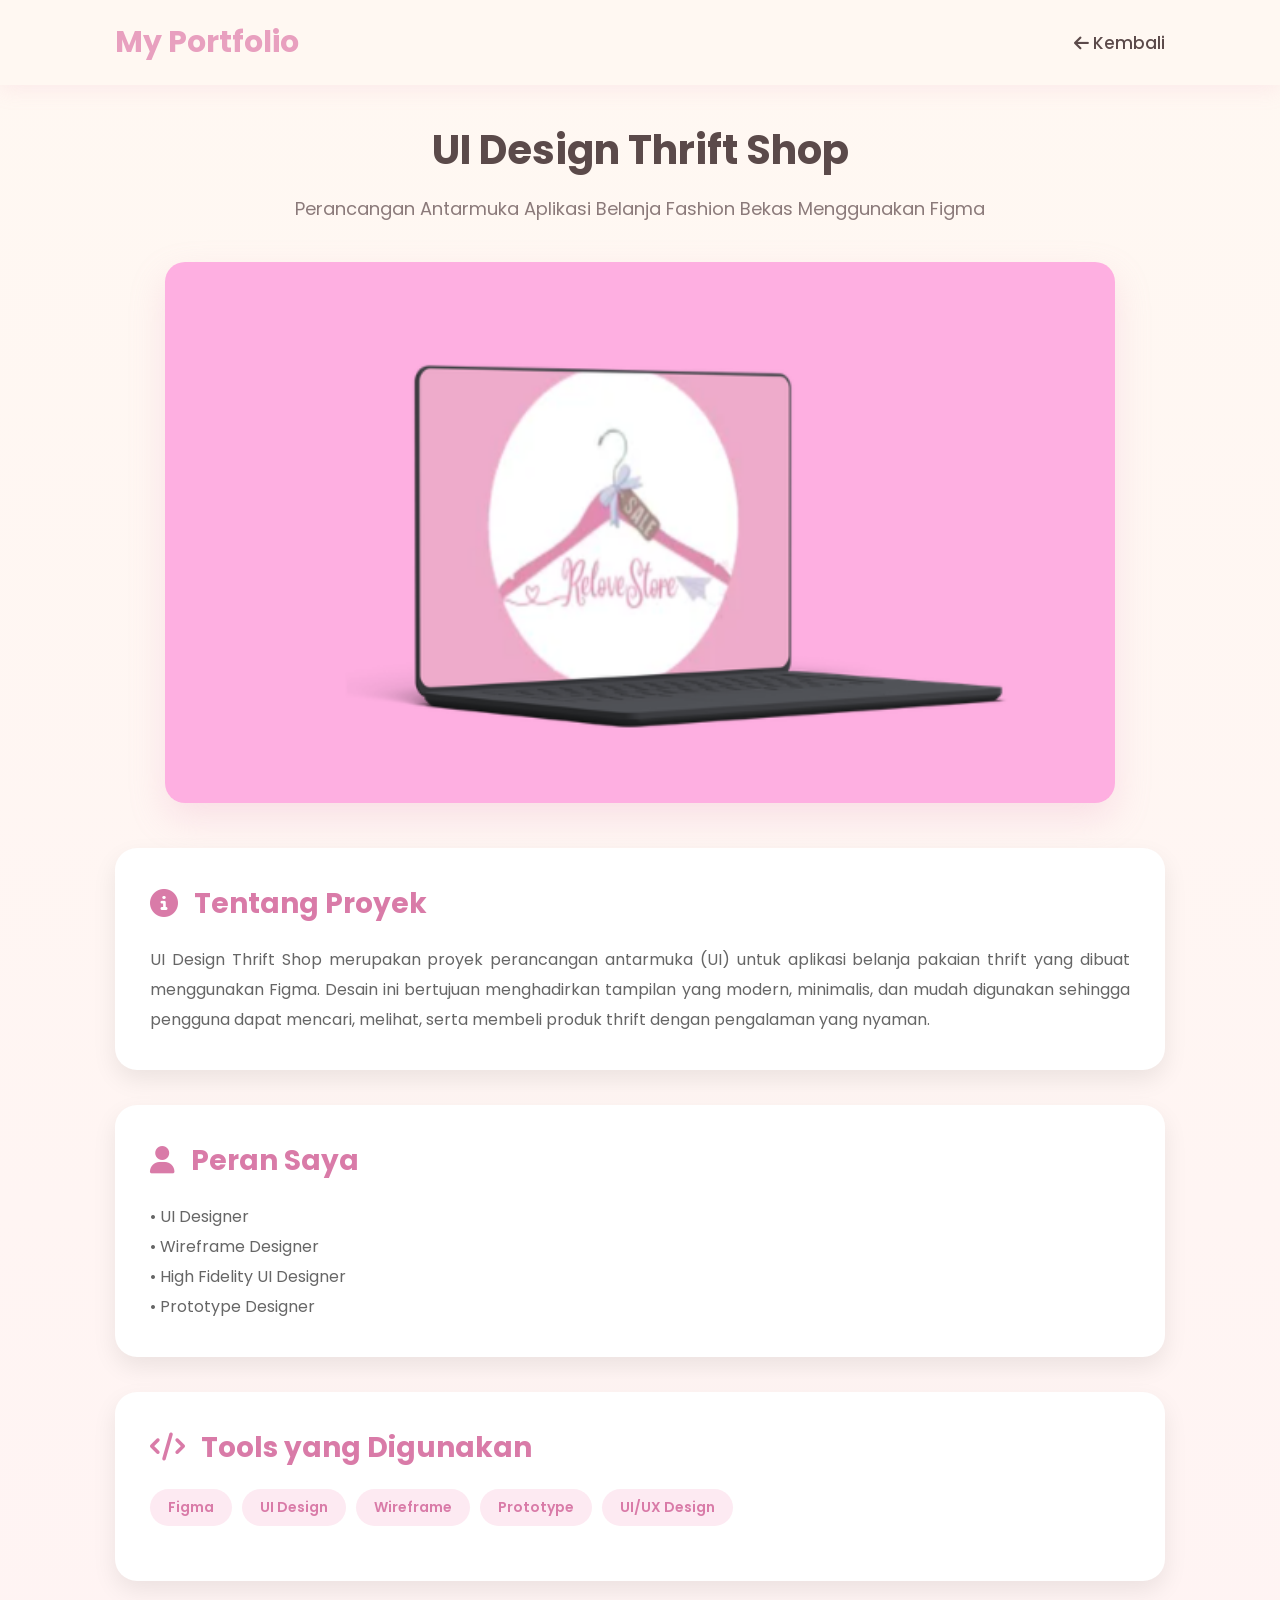
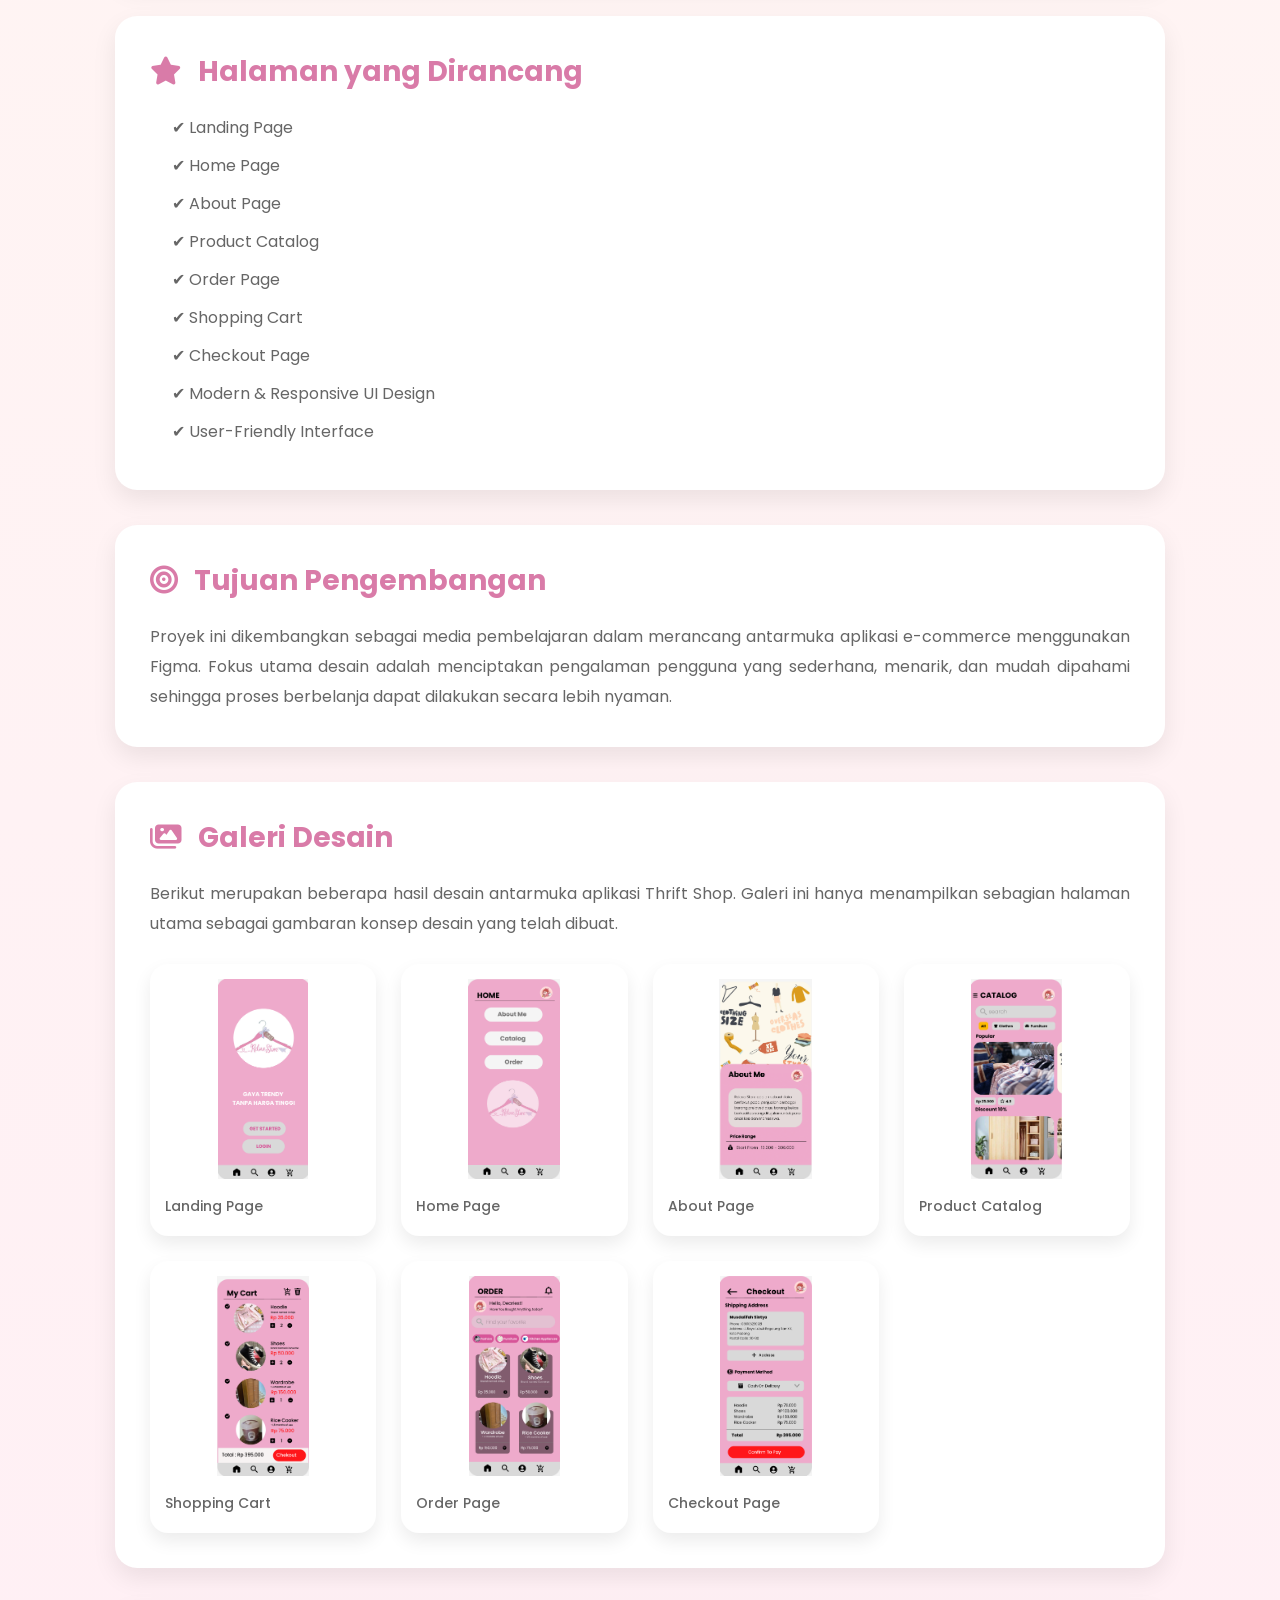
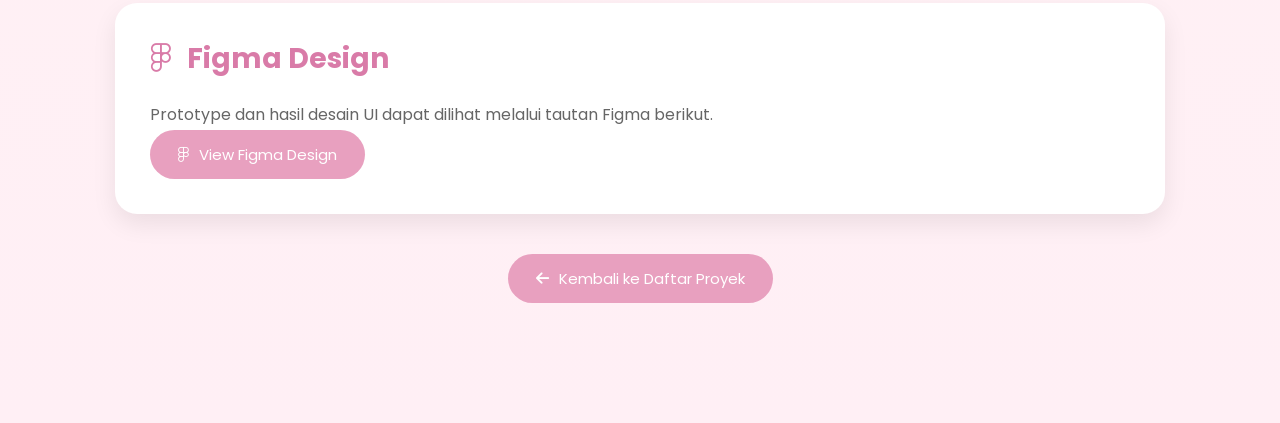
<file: relovestore.html>
<!DOCTYPE html>
<html lang="id">

<head>

<meta charset="UTF-8">
<meta name="viewport" content="width=device-width, initial-scale=1.0">

<title>UI Design Thrift Shop | Vazra Illahi</title>

<link rel="stylesheet" href="style.css">

<link href="https://fonts.googleapis.com/css2?family=Poppins:wght@300;400;500;600;700;800&display=swap" rel="stylesheet">

<link rel="stylesheet"
href="https://cdnjs.cloudflare.com/ajax/libs/font-awesome/6.7.2/css/all.min.css">

</head>

<body>

<header class="header">

    <a href="home.html" class="logo">
        <span>My Portfolio</span>
    </a>

    <nav class="navbar">

        <a href="project.html">
            <i class="fa-solid fa-arrow-left"></i>
            Kembali
        </a>

    </nav>

</header>

<section class="project-detail">

<h1 class="heading">

UI Design Thrift Shop

</h1>

<p class="project-subtitle">

Perancangan Antarmuka Aplikasi Belanja Fashion Bekas Menggunakan Figma

</p>

<img src="images/project5.png" class="hero-image">

<!--================ TENTANG ================-->

<div class="detail-box">

<h2>

<i class="fa-solid fa-circle-info"></i>

Tentang Proyek

</h2>

<p>

UI Design Thrift Shop merupakan proyek perancangan antarmuka (UI)
untuk aplikasi belanja pakaian thrift yang dibuat menggunakan
Figma. Desain ini bertujuan menghadirkan tampilan yang modern,
minimalis, dan mudah digunakan sehingga pengguna dapat mencari,
melihat, serta membeli produk thrift dengan pengalaman yang nyaman.

</p>

</div>

<!--================ PERAN ================-->

<div class="detail-box">

<h2>

<i class="fa-solid fa-user"></i>

Peran Saya

</h2>

<p>

• UI Designer

<br>

• Wireframe Designer

<br>

• High Fidelity UI Designer

<br>

• Prototype Designer

</p>

</div>

<!--================ TOOLS ================-->

<div class="detail-box">

<h2>

<i class="fa-solid fa-code"></i>

Tools yang Digunakan

</h2>

<div class="project-tech">

<span>Figma</span>

<span>UI Design</span>

<span>Wireframe</span>

<span>Prototype</span>

<span>UI/UX Design</span>

</div>

</div>

<!--================ HALAMAN ================-->

<div class="detail-box">

<h2>

<i class="fa-solid fa-star"></i>

Halaman yang Dirancang

</h2>

<ul>

<li>✔ Landing Page</li>

<li>✔ Home Page</li>

<li>✔ About Page</li>

<li>✔ Product Catalog</li>

<li>✔ Order Page</li>

<li>✔ Shopping Cart</li>

<li>✔ Checkout Page</li>

<li>✔ Modern & Responsive UI Design</li>

<li>✔ User-Friendly Interface</li>
</ul>

</div>

<!--================ TUJUAN ================-->

<div class="detail-box">

<h2>

<i class="fa-solid fa-bullseye"></i>

Tujuan Pengembangan

</h2>

<p>

Proyek ini dikembangkan sebagai media pembelajaran dalam
merancang antarmuka aplikasi e-commerce menggunakan Figma.
Fokus utama desain adalah menciptakan pengalaman pengguna yang
sederhana, menarik, dan mudah dipahami sehingga proses
berbelanja dapat dilakukan secara lebih nyaman.

</p>

</div>

<!--================ GALLERY ================-->

<div class="detail-box">

<h2>

<i class="fa-solid fa-images"></i>

Galeri Desain

</h2>

<p class="gallery-text">

Berikut merupakan beberapa hasil desain antarmuka aplikasi
Thrift Shop. Galeri ini hanya menampilkan sebagian halaman
utama sebagai gambaran konsep desain yang telah dibuat.

</p>

<div class="gallery">
<div class="gallery">

    <div class="gallery-item">
        <img src="images/screen.png">
        <p>Landing Page</p>
    </div>

    <div class="gallery-item">
        <img src="images/homestore.png">
        <p>Home Page</p>
    </div>

    <div class="gallery-item">
        <img src="images/about.png">
        <p>About Page</p>
    </div>

    <div class="gallery-item">
        <img src="images/catalog.png">
        <p>Product Catalog</p>
    </div>

    <div class="gallery-item">
        <img src="images/cart.png">
        <p>Shopping Cart</p>
    </div>

    <div class="gallery-item">
        <img src="images/order.png">
        <p>Order Page</p>
    </div>

    <div class="gallery-item">
        <img src="images/chekout.png">
        <p>Checkout Page</p>
    </div>

</div>
</div>

</div>

<!--================ FIGMA ================-->

<div class="detail-box">

<h2>

<i class="fa-brands fa-figma"></i>

Figma Design

</h2>

<p>

Prototype dan hasil desain UI dapat dilihat melalui tautan
Figma berikut.

</p>

<a href="https://www.figma.com/design/ALxT1RLmaN118ayiYxjPBp/Untitled?node-id=0-1&p=f&t=CkKySw54bFJuntEb-0"
target="_blank"
class="project-btn">

<i class="fa-brands fa-figma"></i>
View Figma Design

</a>
</div>

<div style="text-align:center;margin-top:40px;">

<a href="project.html" class="project-btn">

<i class="fa-solid fa-arrow-left"></i>

Kembali ke Daftar Proyek

</a>

</div>

</section>

</body>

</html>
</file>
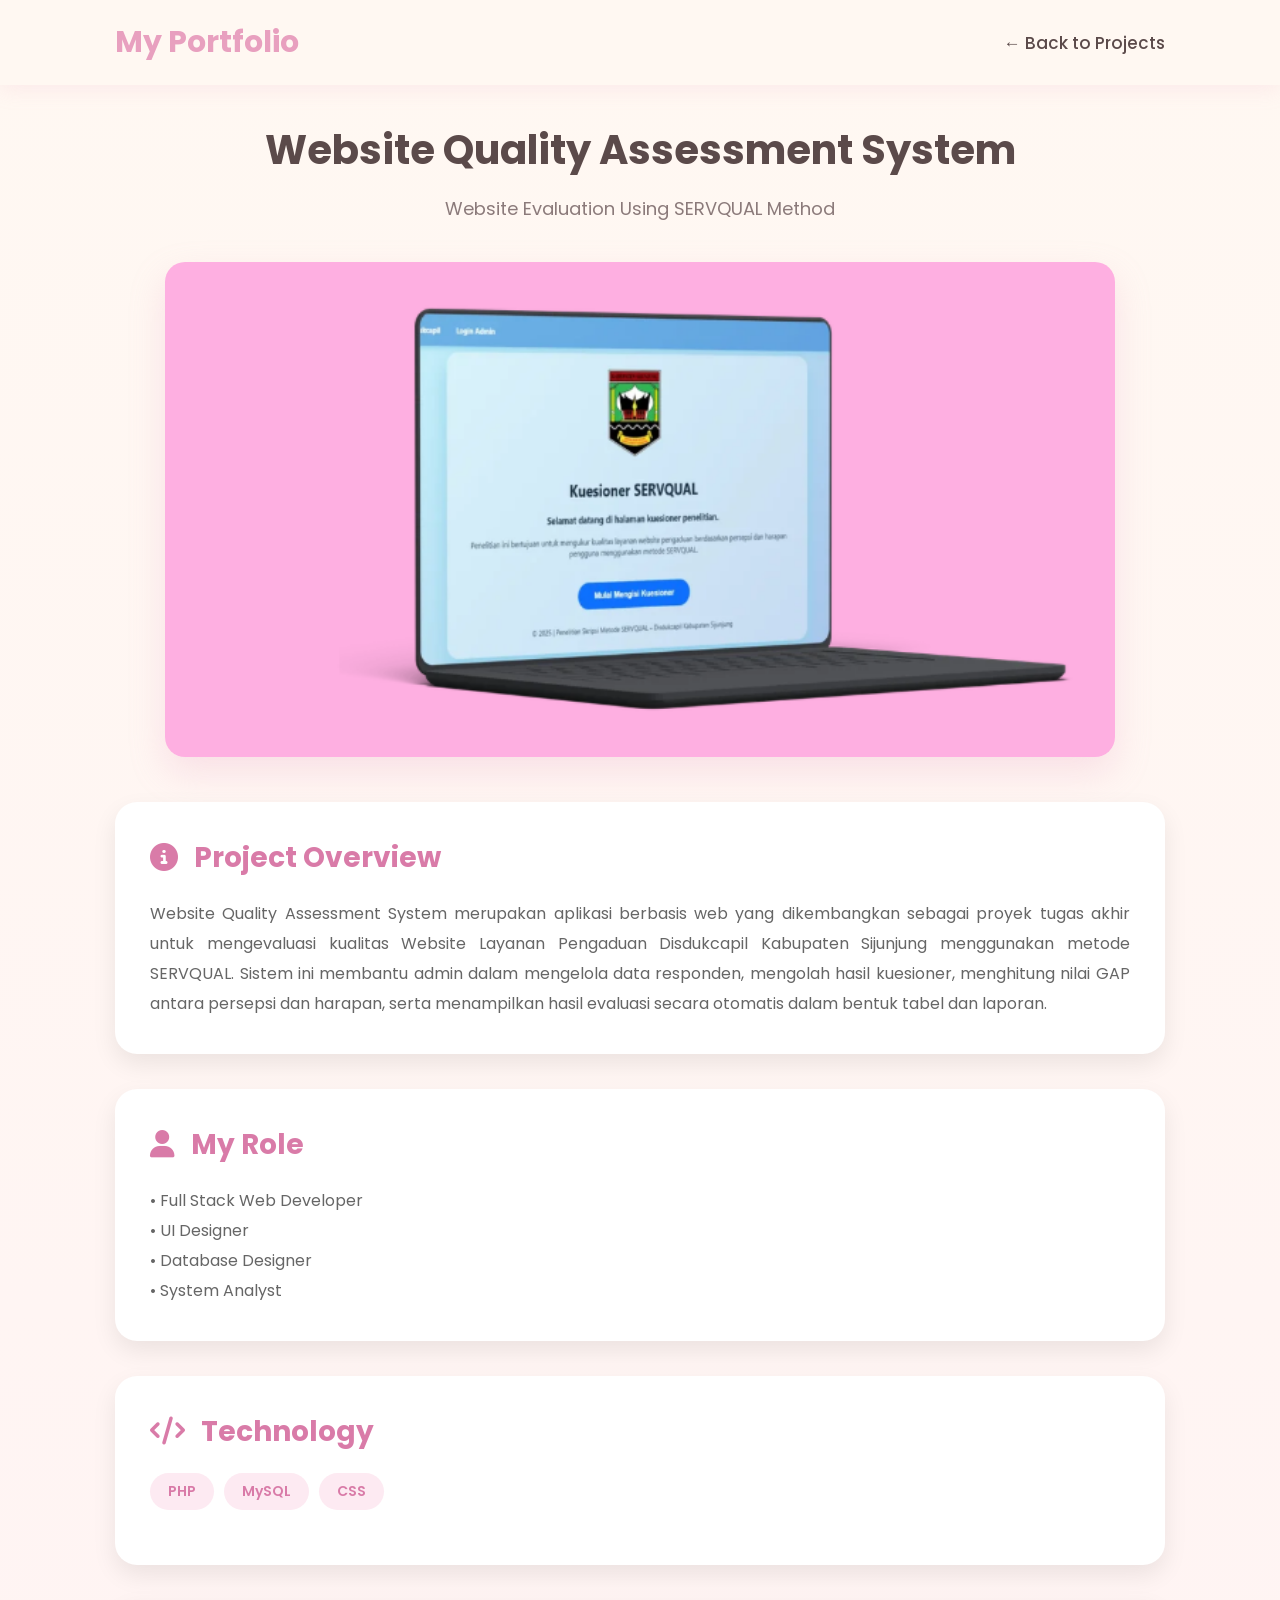
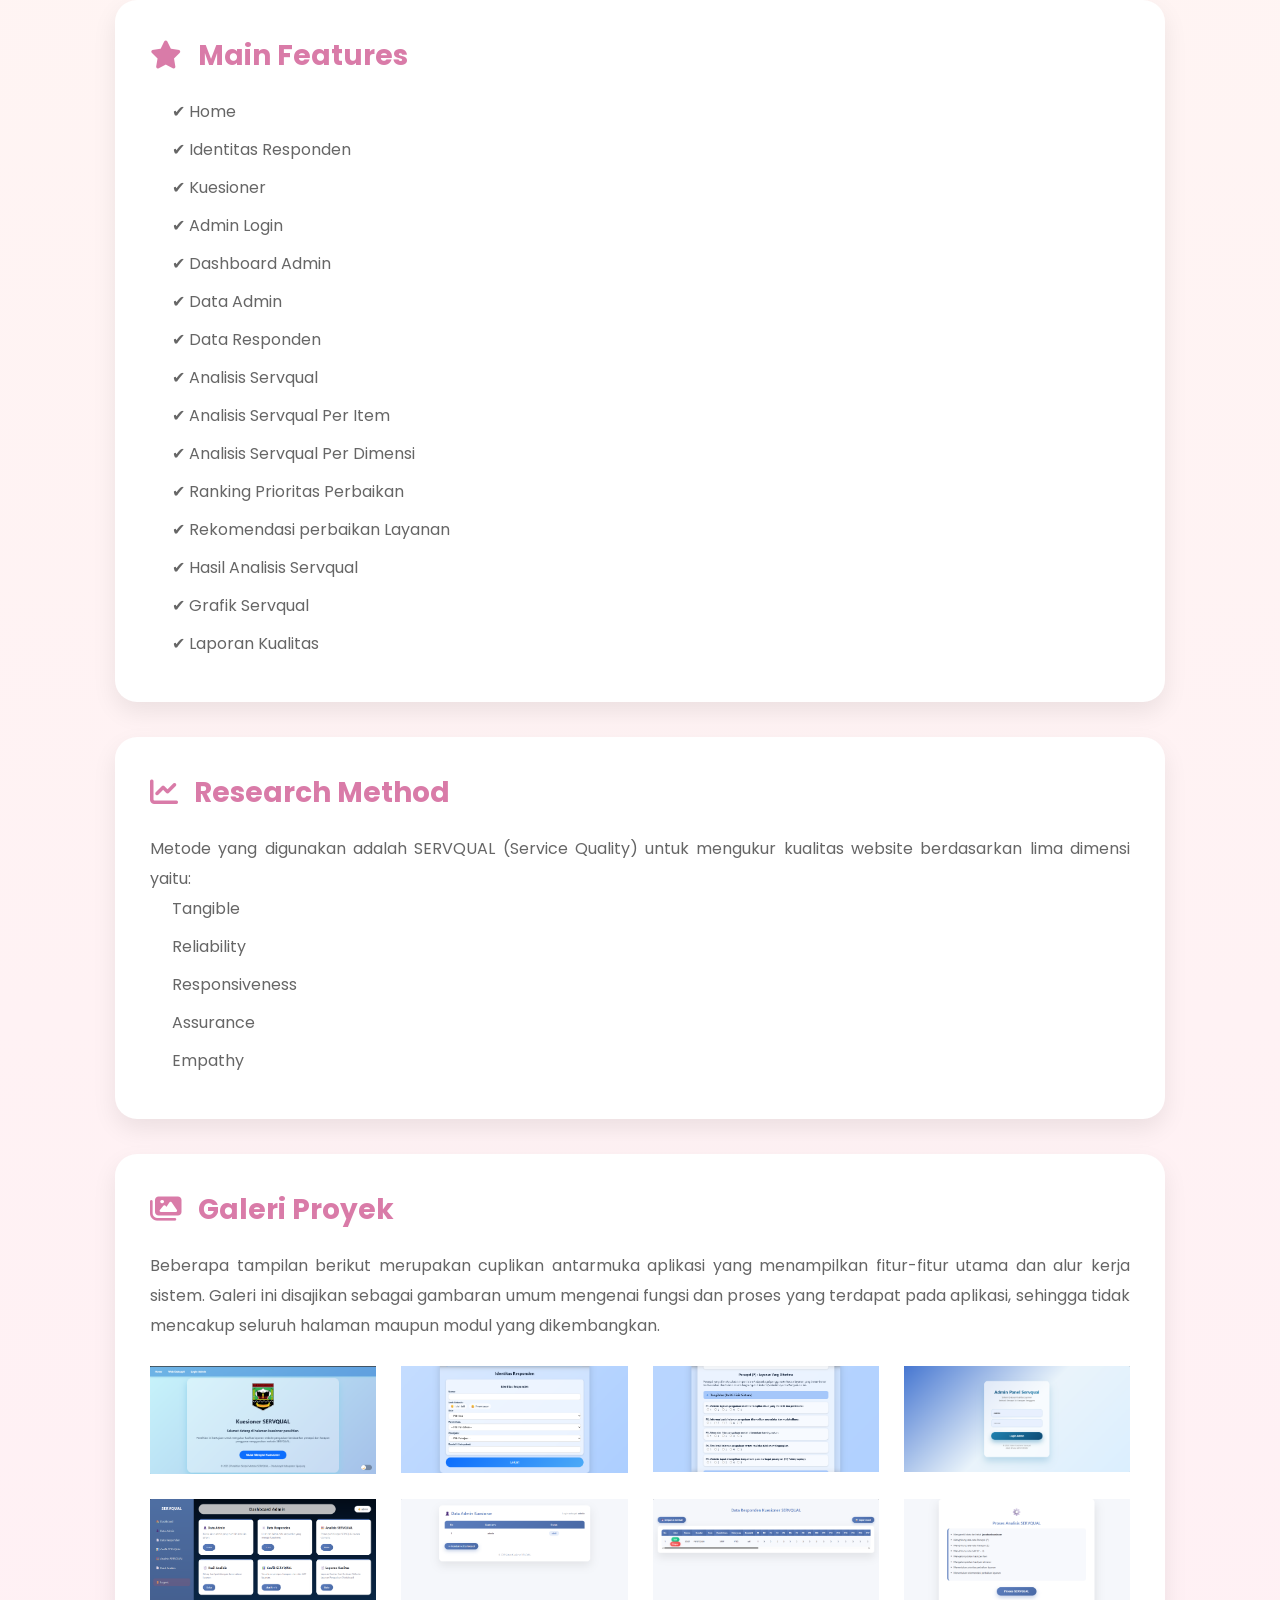
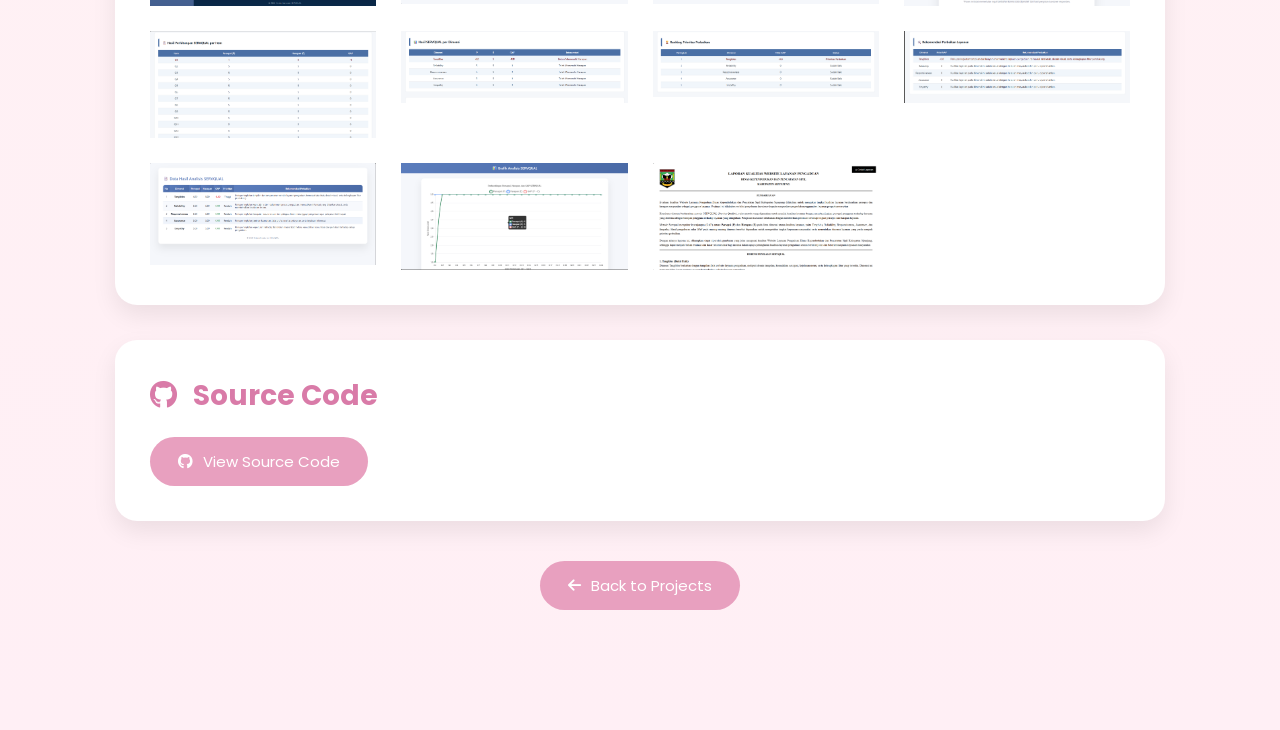
<file: servqual.html>
<!DOCTYPE html>
<html lang="en">

<head>

<meta charset="UTF-8">
<meta name="viewport" content="width=device-width, initial-scale=1.0">

<title>Website Quality Assessment System | Vazra Illahi</title>

<link rel="stylesheet" href="style.css">

<link href="https://fonts.googleapis.com/css2?family=Poppins:wght@300;400;500;600;700;800&display=swap" rel="stylesheet">

<link rel="stylesheet"
href="https://cdnjs.cloudflare.com/ajax/libs/font-awesome/6.7.2/css/all.min.css">

</head>

<body>

<!--================ HEADER ================-->

<header class="header">

    <a href="home.html" class="logo">
        <span>My Portfolio</span>
    </a>

    <nav class="navbar">

        <a href="project.html">← Back to Projects</a>

    </nav>

</header>

<!--================ HERO ================-->

<section class="project-detail">

    <h1 class="heading">
        Website Quality Assessment System
    </h1>

    <p class="project-subtitle">

        Website Evaluation Using SERVQUAL Method

    </p>

    <img src="images/project1.png" class="hero-image">

<!--================ OVERVIEW ================-->

<div class="detail-box">

<h2>
<i class="fa-solid fa-circle-info"></i>
Project Overview
</h2>

<p>

Website Quality Assessment System merupakan aplikasi berbasis web
yang dikembangkan sebagai proyek tugas akhir untuk mengevaluasi
kualitas Website Layanan Pengaduan Disdukcapil Kabupaten Sijunjung
menggunakan metode SERVQUAL.

Sistem ini membantu admin dalam mengelola data responden,
mengolah hasil kuesioner,
menghitung nilai GAP antara persepsi dan harapan,
serta menampilkan hasil evaluasi secara otomatis
dalam bentuk tabel dan laporan.

</p>

</div>

<!--================ MY ROLE ================-->

<div class="detail-box">

<h2>

<i class="fa-solid fa-user"></i>

My Role

</h2>

<p>

• Full Stack Web Developer

<br>

• UI Designer

<br>

• Database Designer

<br>

• System Analyst

</p>

</div>

<!--================ TECHNOLOGY ================-->

<div class="detail-box">

<h2>

<i class="fa-solid fa-code"></i>

Technology

</h2>

<div class="project-tech">

<span>PHP</span>

<span>MySQL</span>

<span>CSS</span>

</div>

</div>

<!--================ FEATURES ================-->

<div class="detail-box">

<h2>

<i class="fa-solid fa-star"></i>

Main Features

</h2>

<ul>

<li>✔ Home </li>
<li>✔ Identitas Responden </li>
<li>✔ Kuesioner</li>
<li>✔ Admin Login</li>
<li>✔ Dashboard Admin</li>
<li>✔ Data Admin </li>
<li>✔ Data Responden</li>
<li>✔ Analisis Servqual</li>
<li>✔ Analisis Servqual Per Item</li>
<li>✔ Analisis Servqual Per Dimensi</li>
<li>✔ Ranking Prioritas Perbaikan</li>
<li>✔ Rekomendasi perbaikan Layanan</li>
<li>✔ Hasil Analisis Servqual</li>
<li>✔ Grafik Servqual</li>
<li>✔ Laporan Kualitas</li>

</ul>

</div>

<!--================ METHOD ================-->

<div class="detail-box">

<h2>

<i class="fa-solid fa-chart-line"></i>

Research Method

</h2>

<p>

Metode yang digunakan adalah SERVQUAL
(Service Quality) untuk mengukur kualitas
website berdasarkan lima dimensi yaitu:

</p>

<ul>

<li>Tangible</li>

<li>Reliability</li>

<li>Responsiveness</li>

<li>Assurance</li>

<li>Empathy</li>

</ul>

</div>

<!--================ GALLERY ================-->

<div class="detail-box">

    <h2>
        <i class="fa-solid fa-images"></i>
        Galeri Proyek
    </h2>

    <p class="gallery-text">
        Beberapa tampilan berikut merupakan cuplikan antarmuka aplikasi yang
        menampilkan fitur-fitur utama dan alur kerja sistem. Galeri ini
        disajikan sebagai gambaran umum mengenai fungsi dan proses yang
        terdapat pada aplikasi, sehingga tidak mencakup seluruh halaman
        maupun modul yang dikembangkan.
    </p>



<div class="gallery">

<img src="images/home.png">

<img src="images/servqual_dataresponden.png">

<img src="images/servqual_kuesioner.png">

<img src="images/login.png">

<img src="images/dashboard.png">

<img src="images/data_admin.png">
<img src="images/data_responden.png">

<img src="images/analisis.png">

<img src="images/item.png">

<img src="images/dimensi.png">

<img src="images/rangking.png">

<img src="images/perbaikan.png">
<img src="images/hasil.png">
<img src="images/grafik.png">
<img src="images/laporan.png">



</div>

</div>

<!--================ GITHUB ================-->

<div class="detail-box">

<h2>

<i class="fab fa-github"></i>

Source Code

</h2>

<a href="https://github.com/vazraail/servqual-website"

target="_blank"

class="project-btn">

<i class="fab fa-github"></i>

View Source Code

</a>

</div>

<!--================ BACK BUTTON ================-->

<div style="text-align:center; margin-top:40px;">

<a href="project.html" class="project-btn">

<i class="fa-solid fa-arrow-left"></i>

Back to Projects

</a>

</div>

</section>

</body>

</html>
</file>
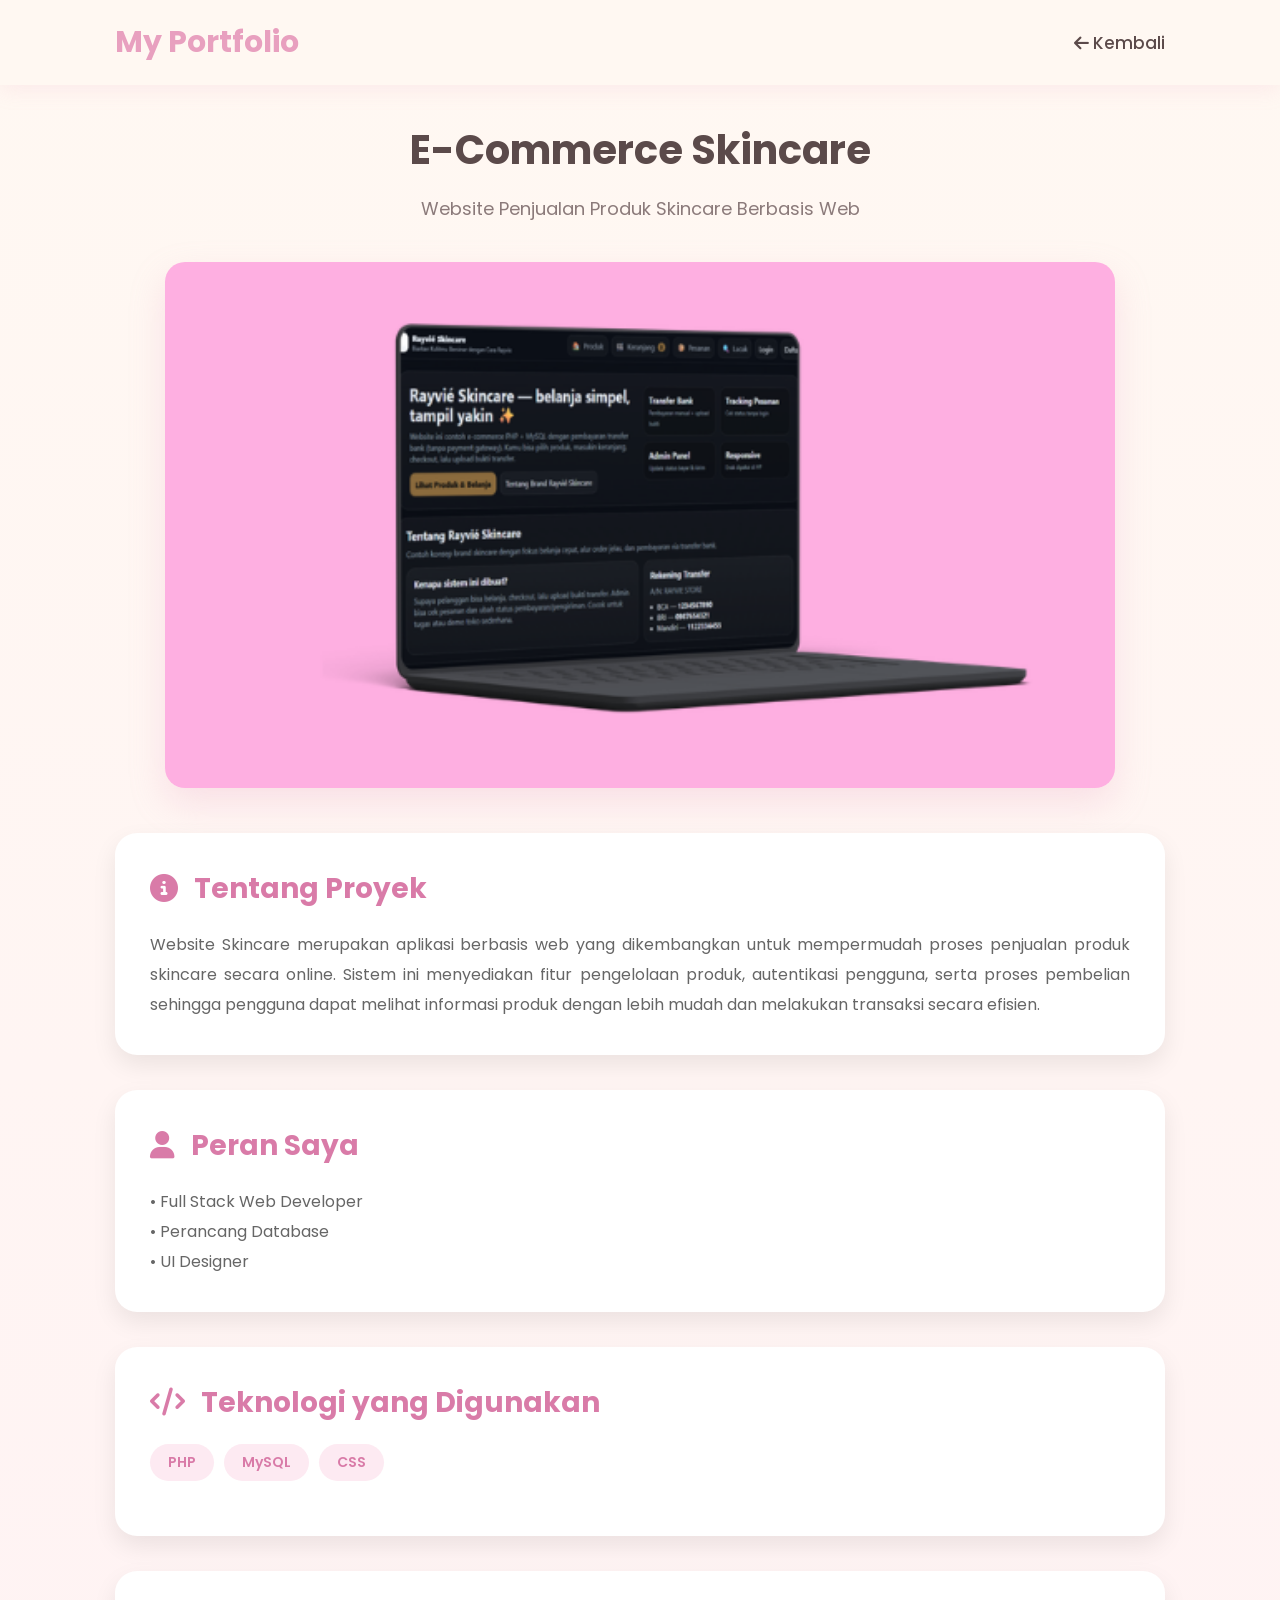
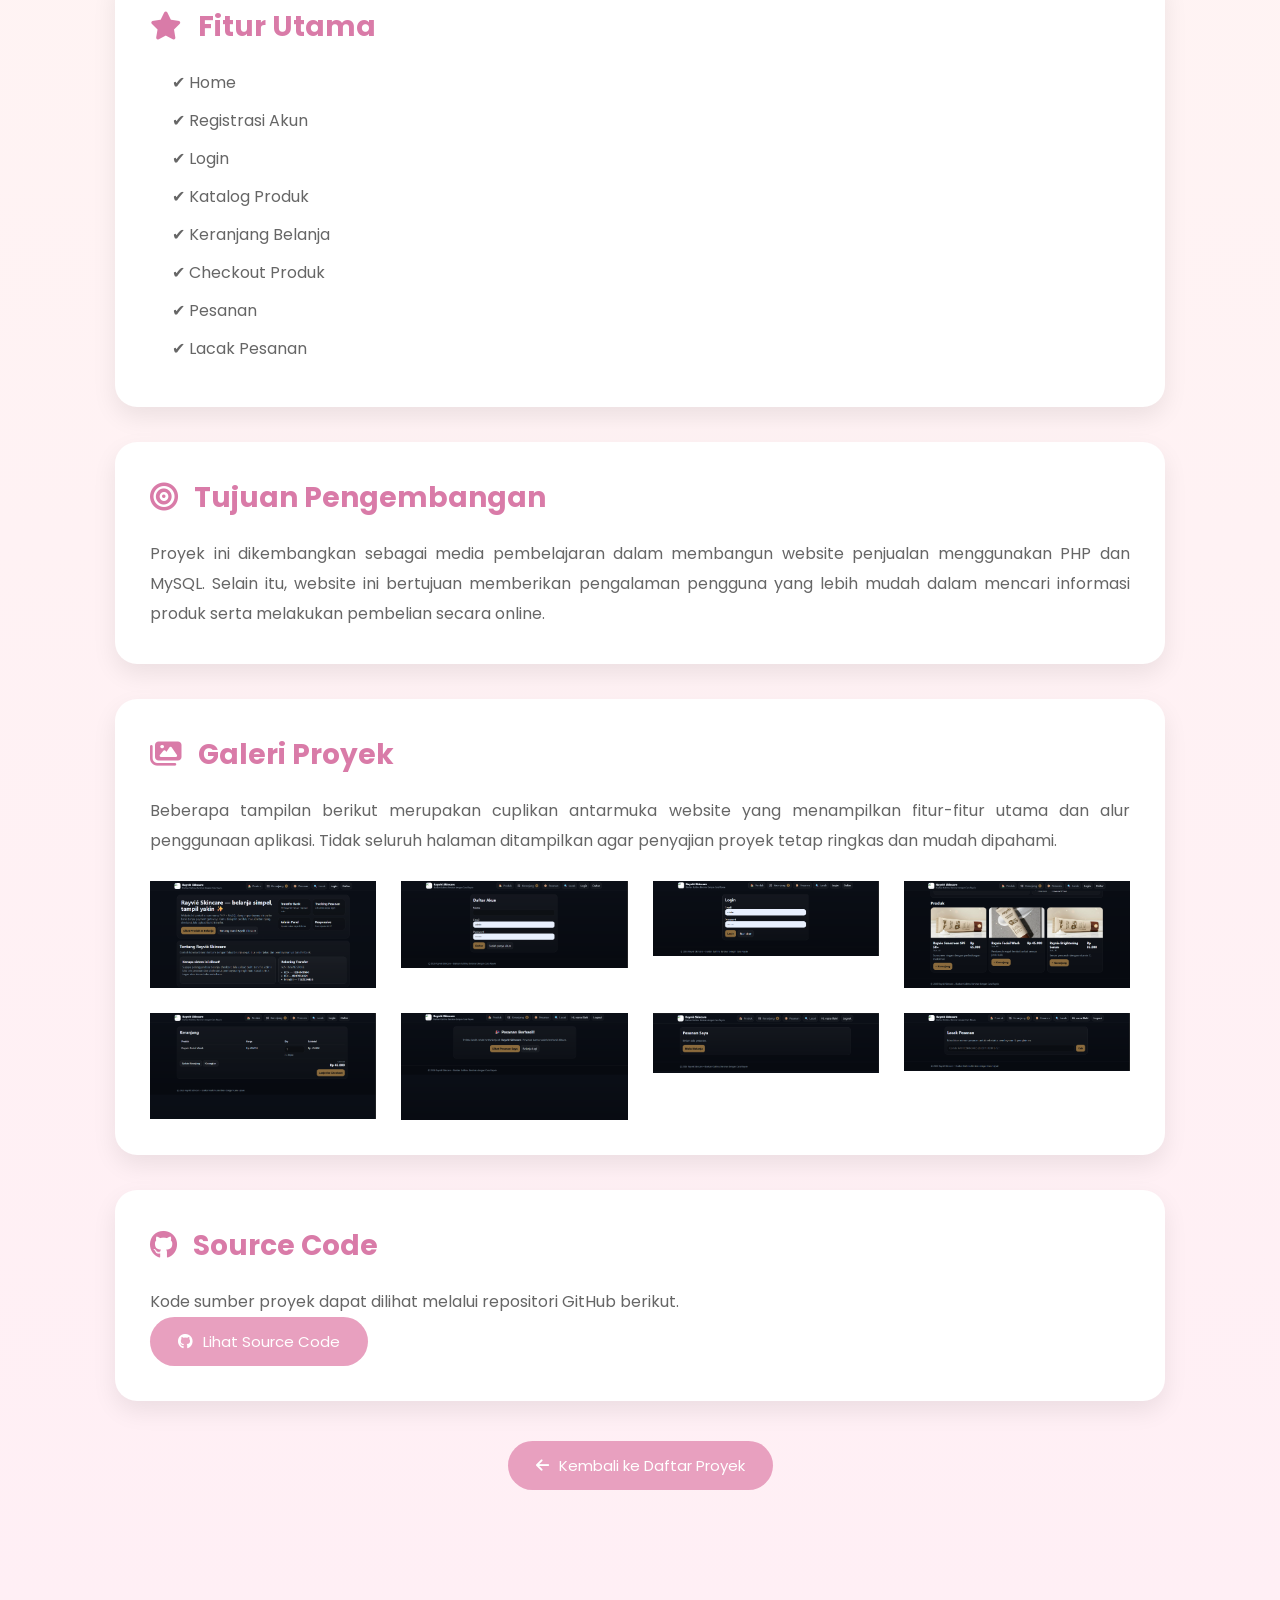
<file: skincare.html>
<!DOCTYPE html>
<html lang="id">

<head>

<meta charset="UTF-8">
<meta name="viewport" content="width=device-width, initial-scale=1.0">

<title>E-Commerce Skincare | Vazra Illahi</title>

<link rel="stylesheet" href="style.css">

<link href="https://fonts.googleapis.com/css2?family=Poppins:wght@300;400;500;600;700;800&display=swap" rel="stylesheet">

<link rel="stylesheet"
href="https://cdnjs.cloudflare.com/ajax/libs/font-awesome/6.7.2/css/all.min.css">

</head>

<body>

<header class="header">

    <a href="home.html" class="logo">
        <span>My Portfolio</span>
    </a>

    <nav class="navbar">

        <a href="project.html">
            <i class="fa-solid fa-arrow-left"></i>
            Kembali
        </a>

    </nav>

</header>

<section class="project-detail">

<h1 class="heading">

E-Commerce Skincare

</h1>

<p class="project-subtitle">

Website Penjualan Produk Skincare Berbasis Web

</p>

<img src="images/project2.png" class="hero-image">

<!--================ OVERVIEW ================-->

<div class="detail-box">

<h2>

<i class="fa-solid fa-circle-info"></i>

Tentang Proyek

</h2>

<p>

Website Skincare merupakan aplikasi berbasis web yang dikembangkan
untuk mempermudah proses penjualan produk skincare secara online.
Sistem ini menyediakan fitur pengelolaan produk, autentikasi pengguna,
serta proses pembelian sehingga pengguna dapat melihat informasi
produk dengan lebih mudah dan melakukan transaksi secara efisien.

</p>

</div>

<!--================ ROLE ================-->

<div class="detail-box">

<h2>

<i class="fa-solid fa-user"></i>

Peran Saya

</h2>

<p>

• Full Stack Web Developer

<br>

• Perancang Database

<br>

• UI Designer

</p>

</div>

<!--================ TECHNOLOGY ================-->

<div class="detail-box">

<h2>

<i class="fa-solid fa-code"></i>

Teknologi yang Digunakan

</h2>

<div class="project-tech">

<span>PHP</span>

<span>MySQL</span>

<span>CSS</span>

</div>

</div>

<!--================ FITUR ================-->

<div class="detail-box">

<h2>

<i class="fa-solid fa-star"></i>

Fitur Utama

</h2>

<ul>

<li>✔ Home </li>
<li>✔ Registrasi Akun</li>
<li>✔ Login </li>
<li>✔ Katalog Produk</li>
<li>✔ Keranjang Belanja</li>
<li>✔ Checkout Produk</li>
<li>✔ Pesanan</li>
<li>✔ Lacak Pesanan</li>

</ul>

</div>

<!--================ TUJUAN ================-->

<div class="detail-box">

<h2>

<i class="fa-solid fa-bullseye"></i>

Tujuan Pengembangan

</h2>

<p>

Proyek ini dikembangkan sebagai media pembelajaran dalam membangun
website penjualan menggunakan PHP dan MySQL. Selain itu,
website ini bertujuan memberikan pengalaman pengguna yang lebih
mudah dalam mencari informasi produk serta melakukan pembelian
secara online.

</p>

</div>

<!--================ GALLERY ================-->

<div class="detail-box">

<h2>

<i class="fa-solid fa-images"></i>

Galeri Proyek

</h2>

<p class="gallery-text">

Beberapa tampilan berikut merupakan cuplikan antarmuka website yang
menampilkan fitur-fitur utama dan alur penggunaan aplikasi.
Tidak seluruh halaman ditampilkan agar penyajian proyek tetap
ringkas dan mudah dipahami.

</p>

<div class="gallery">

<img src="images/homeskimcare.png">

<img src="images/regis.png">

<img src="images/loginskincare.png">

<img src="images/produk.png">

<img src="images/keranjang.png">

<img src="images/notif.png">
<img src="images/pesanan.png">

<img src="images/lacak.png">


</div>

</div>

<!--================ SOURCE CODE ================-->

<div class="detail-box">

<h2>

<i class="fab fa-github"></i>

Source Code

</h2>

<p>

Kode sumber proyek dapat dilihat melalui repositori GitHub berikut.

</p>

<a href="https://github.com/vazraail/skincare.git"
target="_blank"

class="project-btn">

<i class="fab fa-github"></i>

Lihat Source Code

</a>

</div>

<div style="text-align:center;margin-top:40px;">

<a href="project.html" class="project-btn">

<i class="fa-solid fa-arrow-left"></i>

Kembali ke Daftar Proyek

</a>

</div>

</section>

</body>

</html>
</file>
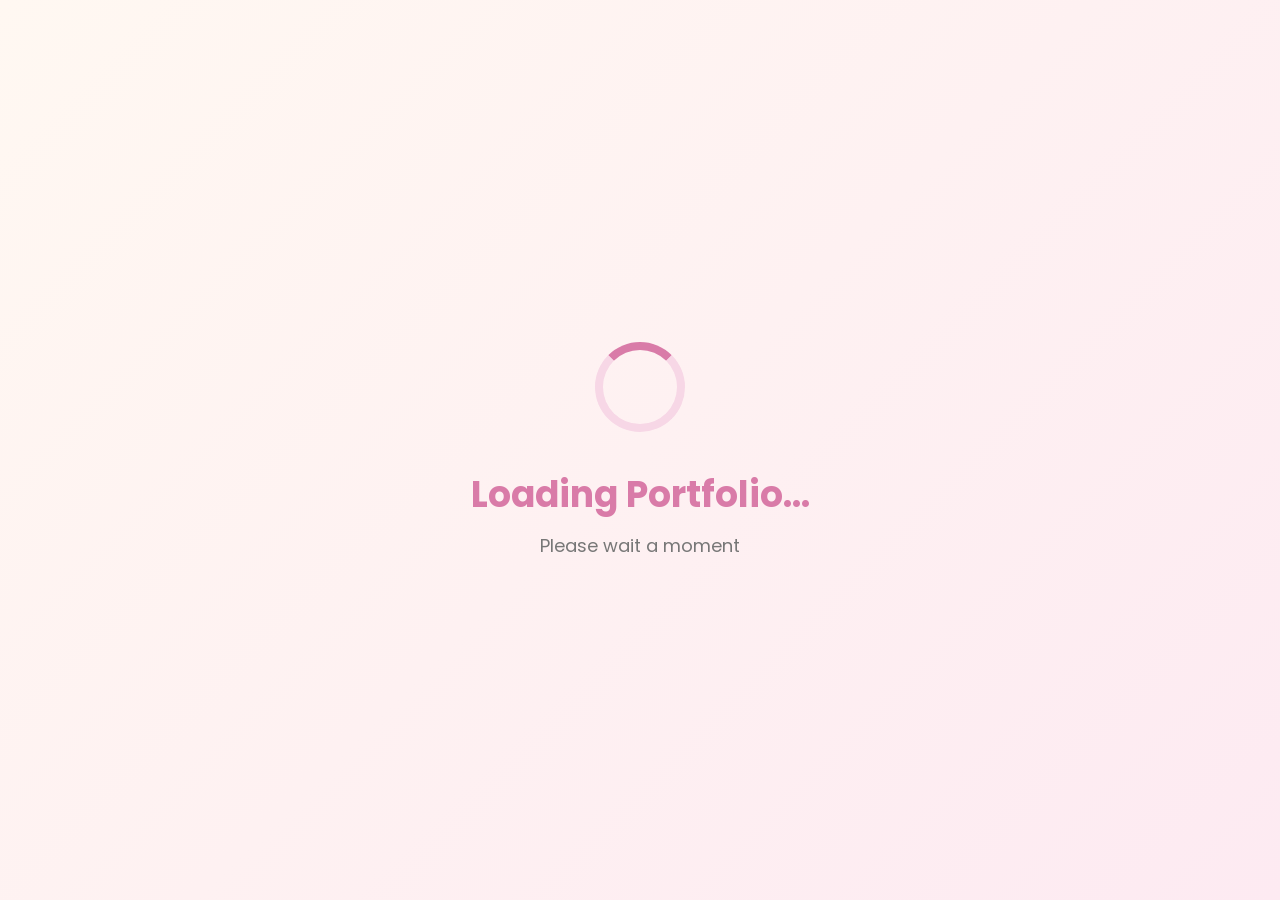
<file: splash.html>
<!DOCTYPE html>
<html lang="en">

<head>

<meta charset="UTF-8">
<meta name="viewport" content="width=device-width, initial-scale=1.0">

<title>Loading...</title>

<link rel="stylesheet" href="style.css">

<link href="https://fonts.googleapis.com/css2?family=Poppins:wght@300;400;500;600;700;800&display=swap" rel="stylesheet">

</head>

<body class="loading-body">

<div class="loading-card">

    <div class="loader"></div>

    <h2>Loading Portfolio...</h2>

    <p>Please wait a moment</p>

</div>

<script>

setTimeout(function(){

window.location.href="home.html";

},2500);

</script>

</body>

</html>
</file>
<file: style.css>
/* ==========================================================
   GOOGLE FONT
========================================================== */
@import url('https://fonts.googleapis.com/css2?family=Poppins:wght@300;400;500;600;700;800&display=swap');

/* ==========================================================
   RESET
========================================================== */
*{
    margin:0;
    padding:0;
    box-sizing:border-box;
    text-decoration:none;
    list-style:none;
    scroll-behavior:smooth;
    font-family:'Poppins',sans-serif;
}

html{
    font-size:62.5%;
    overflow-x:hidden;
}

body{
    background:#FFF8F2;
    color:#5B4A4A;
    overflow-x:hidden;
}

img{
    display:block;
    max-width:100%;
}

section{
    min-height:100vh;
    padding:10rem 9% 4rem;
}

/* ==========================================================
   SCROLLBAR
========================================================== */
::-webkit-scrollbar{
    width:10px;
}

::-webkit-scrollbar-track{
    background:#FFF8F2;
}

::-webkit-scrollbar-thumb{
    background:#E8A0BF;
    border-radius:30px;
}

::-webkit-scrollbar-thumb:hover{
    background:#D97BA8;
}

/* ==========================================================
   HEADER
========================================================== */

.header{
    position:fixed;
    top:0;
    left:0;
    width:100%;
    padding:2rem 9%;
    display:flex;
    justify-content:space-between;
    align-items:center;
    background:rgba(255,248,242,.95);
    backdrop-filter:blur(12px);
    box-shadow:0 5px 20px rgba(232,160,191,.15);
    z-index:1000;
}

/* ==========================================================
   LOGO
========================================================== */

.logo{
    font-size:3rem;
    font-weight:700;
    color:#5B4A4A;
}

.logo span{
    color:#E8A0BF;
}

/* ==========================================================
   NAVBAR
========================================================== */

.navbar{
    display:flex;
    gap:3rem;
}

.navbar a{
    position:relative;
    color:#5B4A4A;
    font-size:1.7rem;
    font-weight:500;
    transition:.3s;
}

.navbar a:hover,
.navbar a.active{
    color:#D97BA8;
}

.navbar a::after{
    content:"";
    position:absolute;
    left:0;
    bottom:-8px;
    width:0;
    height:3px;
    background:#E8A0BF;
    transition:.35s;
}

.navbar a:hover::after,
.navbar a.active::after{
    width:100%;
}

/* ==========================================================
   MENU ICON
========================================================== */

#menu-icon{
    display:none;
    font-size:3rem;
    color:#D97BA8;
    cursor:pointer;
}

/* ==========================================================
   SECTION TITLE
========================================================== */

.heading{
    text-align:center;
    font-size:4rem;
    font-weight:700;
    margin-bottom:6rem;
    color:#5B4A4A;
}

.heading span{
    color:#D97BA8;
}

/* ==========================================================
   HOME
========================================================== */

.home{
    display:flex;
    justify-content:space-between;
    align-items:center;
    gap:6rem;
}

.home-content{
    max-width:650px;
}

.home-content h3{
    font-size:2.8rem;
    color:#8B6F74;
}

.home-content h1{
    margin:.8rem 0;
    font-size:6.5rem;
    color:#5B4A4A;
}

.home-content h2{
    margin-bottom:2rem;
    font-size:3rem;
    color:#5B4A4A;
}

.home-content h2 span{
    color:#D97BA8;
}

.home-content p{
    margin-bottom:3rem;
    font-size:1.7rem;
    line-height:3rem;
    color:#7C676B;
}

/* ==========================================================
   SOCIAL
========================================================== */

.social-icons{
    display:flex;
    gap:18px;
    margin-bottom:35px;
}

.social-icons a{
    width:50px;
    height:50px;
    border-radius:50%;
    display:flex;
    justify-content:center;
    align-items:center;
    border:2px solid #E8A0BF;
    color:#D97BA8;
    background:#fff;
    font-size:20px;
    transition:.35s;
}

.social-icons a:hover{
    background:#E8A0BF;
    color:#fff;
    transform:translateY(-8px);
    box-shadow:0 10px 25px rgba(232,160,191,.35);
}

/* ==========================================================
   BUTTON
========================================================== */

.btn-group{
    display:flex;
    gap:20px;
    flex-wrap:wrap;
}

.btn,
.btn2{
    display:inline-flex;
    align-items:center;
    justify-content:center;
    gap:10px;
    padding:15px 35px;
    border-radius:40px;
    font-size:1.6rem;
    font-weight:600;
    transition:.35s;
}

.btn{
    background:#E8A0BF;
    color:#fff;
}

.btn:hover{
    background:#D97BA8;
    transform:translateY(-5px);
    box-shadow:0 10px 25px rgba(232,160,191,.35);
}

.btn2{
    border:2px solid #E8A0BF;
    color:#D97BA8;
}

.btn2:hover{
    background:#E8A0BF;
    color:#fff;
}

/* ==========================================================
   PROFILE
========================================================== */

.home-img{
    display:flex;
    justify-content:center;
    align-items:center;
}

.home-img img{
    width:380px;
    height:380px;
    object-fit:cover;
    border-radius:50%;
    border:8px solid #F5C7DA;
    box-shadow:
        0 0 20px #F5C7DA,
        0 0 45px #FDEAF2;
    animation:floatImage 4s ease-in-out infinite;
}

@keyframes floatImage{

    0%{
        transform:translateY(0);
    }

    50%{
        transform:translateY(-15px);
    }

    100%{
        transform:translateY(0);
    }

}

/* ==========================================================
   ABOUT
========================================================== */

#tentang{
    background:#FDF2F8;
}

.about-content{
    max-width:900px;
    margin:auto;
    background:#fff;
    padding:45px;
    border-radius:25px;
    box-shadow:0 10px 30px rgba(232,160,191,.15);
    transition:.35s;
}

.about-content:hover{
    transform:translateY(-8px);
    box-shadow:0 15px 35px rgba(232,160,191,.35);
}

.about-content p{
    text-align:justify;
    color:#7C676B;
    font-size:1.7rem;
    line-height:3rem;
}

/* ==========================================================
   RESPONSIVE
========================================================== */

@media(max-width:991px){

.home{
    flex-direction:column-reverse;
    text-align:center;
}

.home-img img{
    width:300px;
    height:300px;
}

.about-content{
    padding:35px;
}

}

@media(max-width:768px){

html{
    font-size:55%;
}

.navbar{
    gap:2rem;
}

.heading{
    font-size:3.2rem;
}

.home-content h1{
    font-size:5rem;
}

.home-content h2{
    font-size:2.6rem;
}

.about-content{
    padding:30px;
}

.about-content p{
    text-align:left;
}

}

/*=================================================
                    SKILLS
=================================================*/

#skills-page{
    padding:120px 9%;
    background:#FFF8F2;
    min-height:100vh;
}

.skills-section{
    display:grid;
    grid-template-columns:repeat(auto-fit,minmax(320px,1fr));
    gap:30px;
}

.skill-card{
    background:#fff;
    border-radius:20px;
    padding:30px;
    box-shadow:0 10px 25px rgba(0,0,0,.08);
    transition:.35s;
}

.skill-card:hover{
    transform:translateY(-8px);
    box-shadow:0 15px 35px rgba(232,160,191,.30);
}

.skill-card h3{
    color:#D97BA8;
    font-size:2.2rem;
    margin-bottom:20px;
}

.skill-card h3 i{
    margin-right:10px;
}

.skill-card ul li{
    font-size:1.6rem;
    color:#666;
    margin-bottom:12px;
    line-height:28px;
}

/*=================================================
                    TOOLS
=================================================*/

.tools-grid{
    display:grid;
    grid-template-columns:repeat(3,1fr);
    gap:20px;
    margin-top:20px;
}

.tool{
    text-align:center;
}

.tool i{
    width:65px;
    height:65px;
    border-radius:50%;
    display:flex;
    justify-content:center;
    align-items:center;
    margin:auto;
    background:#FDEAF2;
    font-size:32px;
    box-shadow:0 8px 20px rgba(232,160,191,.20);
    transition:.35s;
}

.tool img{
    width:45px;
    height:45px;
    object-fit:contain;
    margin:auto;
}

.tool i:hover{
    transform:translateY(-6px);
}

.tool span{
    display:block;
    margin-top:12px;
    font-size:14px;
    font-weight:600;
    color:#555;
}

/*=================================================
                EDUCATION
=================================================*/

#pendidikan{
    padding:120px 9%;
    background:#FFF8F2;
}

.education-gallery{
    display:grid;
    grid-template-columns:repeat(3,1fr);
    gap:20px;
    margin-bottom:50px;
}

.education-image img{
    width:100%;
    height:450px;
    object-fit:cover;
    border-radius:20px;
}

.timeline{
    position:relative;
}

.timeline::before{
    content:"";
    position:absolute;
    left:20px;
    width:4px;
    height:100%;
    background:#E8A0BF;
}

.timeline-item{
    position:relative;
    padding-left:55px;
    margin-bottom:30px;
}
.circle{
    position:absolute;
    left:8px;
    top:18px;
    width:28px;
    height:28px;
    border-radius:50%;
    background:#E8A0BF;
    border:5px solid #FFF8F2;
}

.content{
    width:100%;
    background:#fff;
    border-radius:20px;
    padding:25px;
    overflow:hidden;
}

.content:hover{
    transform:translateY(-8px);
    box-shadow:0 15px 30px rgba(232,160,191,.30);
}

.date{
    display:inline-block;
    background:#FDEAF2;
    color:#D97BA8;
    padding:8px 18px;
    border-radius:30px;
    font-size:14px;
    font-weight:600;
    margin-bottom:20px;
}

.content h3{
    font-size:26px;
    color:#444;
}

.content h4{
    color:#D97BA8;
    font-size:19px;
    margin:15px 0;
}

.content p{
    color:#666;
    font-size:16px;
    line-height:30px;
    text-align:justify;
}

/*=================================================
                EXPERIENCE
=================================================*/

#experience-page{
    padding:120px 9%;
    background:#FFF8F2;
}

.experience-timeline{
    max-width:950px;
    margin:auto;
    position:relative;
}

.experience-timeline::before{
    content:"";
    position:absolute;
    left:20px;
    width:4px;
    height:100%;
    background:#E8A0BF;
}

.experience-item{

    position:relative;

    padding-left:70px;

    margin-bottom:40px;

    width:100%;

}

.experience-dot{
    position:absolute;
    left:8px;
    top:18px;
    width:28px;
    height:28px;
    background:#E8A0BF;
    border-radius:50%;
    border:5px solid #FFF8F2;
}

.experience-content{
    width:100%;
    max-width:100%;
    background:#fff;
    padding:35px;
    border-radius:20px;
    box-shadow:0 10px 25px rgba(0,0,0,.08);
    box-sizing:border-box;
}

.experience-content:hover{
    transform:translateY(-8px);
    box-shadow:0 15px 35px rgba(232,160,191,.30);
}

.experience-year{
    display:inline-block;
    background:#FDEAF2;
    color:#D97BA8;
    padding:8px 18px;
    border-radius:30px;
    font-size:14px;
    font-weight:600;
    margin-bottom:18px;
}

.experience-content h3{
    font-size:24px;
    color:#444;
    margin-bottom:15px;
}

.experience-content p{
    color:#666;
    font-size:16px;
    line-height:30px;
}

/*=================================================
                GALLERY FOTO
=================================================*/

.activity-gallery{
    display:flex;
    flex-wrap:wrap;
    gap:15px;
    margin-top:25px;
}

.activity-gallery img{
    width:230px;
    height:170px;
    object-fit:cover;
    border-radius:15px;
    border:4px solid #fff;
    box-shadow:0 8px 20px rgba(0,0,0,.08);
    transition:.35s;
}

.activity-gallery img:hover{
    transform:scale(1.05);
}

/*=================================================
        ORGANIZATION CERTIFICATE
=================================================*/

.organization-certificate{
    margin-top:35px;
}

.organization-certificate h4{
    color:#D97BA8;
    font-size:22px;
    margin-bottom:20px;
}

.certificate-gallery{
    display:flex;
    flex-wrap:wrap;
    gap:20px;
}

.certificate-gallery img{
    width:250px;
    border-radius:15px;
    border:4px solid #fff;
    box-shadow:0 10px 20px rgba(0,0,0,.08);
    transition:.35s;
}

.certificate-gallery img:hover{
    transform:scale(1.05);
}

/*=================================================
                RESPONSIVE
=================================================*/

@media(max-width:991px){

.education-wrapper{
    grid-template-columns:1fr;
}

.education-image{
    text-align:center;
}

.education-image img{
    width:280px;
}

.tools-grid{
    grid-template-columns:repeat(2,1fr);
}

.activity-gallery{
    justify-content:center;
}

}

@media(max-width:768px){

.tools-grid{
    grid-template-columns:repeat(2,1fr);
}

.activity-gallery img{
    width:100%;
    max-width:280px;
    height:180px;
}

.certificate-gallery{
    justify-content:center;
}

.certificate-gallery img{
    width:280px;
}

.timeline-item{

    position:relative;

    padding-left:70px;

    margin-bottom:40px;

    width:100%;

}

.timeline::before,
.experience-timeline::before{
    left:15px;
}

.circle,
.experience-dot{
    left:2px;
}

}

/*==================================================
                PROJECT PAGE
==================================================*/

#projects-page{
    padding:90px 9% 80px;
    background:#FFF8F2;
    min-height:100vh;
}

.heading{
    margin-bottom:15px;
}

.project-text{
    max-width:850px;
    margin:0 auto 40px;
    text-align:center;
    color:#666;
    font-size:17px;
    line-height:30px;
}

.project-container{
    display:grid;
    grid-template-columns:repeat(auto-fit,minmax(360px,1fr));
    gap:30px;
    align-items:start;
}

.project-card{
    background:#fff;
    border-radius:25px;
    overflow:hidden;
    box-shadow:0 12px 28px rgba(0,0,0,.08);
    transition:.35s;
}

.project-card:hover{
    transform:translateY(-10px);
    box-shadow:0 20px 40px rgba(232,160,191,.30);
}

.project-card img{
    width:100%;
    height:240px;
    object-fit:cover;
}

.project-content{
    padding:28px;
}

.project-content h3{
    color:#D97BA8;
    font-size:24px;
    margin-bottom:15px;
}

.project-content p{
    color:#666;
    font-size:16px;
    line-height:28px;
    margin-bottom:20px;
}

.project-tech{
    display:flex;
    flex-wrap:wrap;
    gap:10px;
    margin:20px 0;
}

.project-tech span{
    background:#FDEAF2;
    color:#D97BA8;
    padding:8px 18px;
    border-radius:30px;
    font-size:14px;
    font-weight:600;
}

.project-btn{
    display:inline-flex;
    align-items:center;
    gap:10px;
    padding:13px 28px;
    background:#E8A0BF;
    color:#fff;
    border-radius:40px;
    font-size:15px;
    transition:.35s;
}

.project-btn:hover{
    background:#D97BA8;
    transform:translateY(-4px);
}

/*==================================================
                PROJECT DETAIL
==================================================*/

.project-detail{
    padding:120px 9%;
    background:linear-gradient(180deg,#FFF8F2,#FFEFF5);
    min-height:100vh;
}

.project-detail .heading{
    margin-bottom:15px;
}

.project-subtitle{
    text-align:center;
    color:#8B7A7A;
    font-size:18px;
    margin-bottom:40px;
}

/* Hero */

.hero-image{
    display:block;
    width:100%;
    max-width:950px;
    margin:0 auto 45px;
    border-radius:20px;
    box-shadow:0 15px 35px rgba(232,160,191,.25);
}

/* Card */

.detail-box{
    max-width:1100px;
    margin:35px auto;
    background:#fff;
    border-radius:22px;
    padding:35px;
    box-shadow:0 10px 25px rgba(0,0,0,.08);
    transition:.35s;
}

.detail-box:hover{
    transform:translateY(-6px);
    box-shadow:0 18px 35px rgba(232,160,191,.25);
}

.detail-box h2{
    color:#D97BA8;
    font-size:28px;
    margin-bottom:20px;
}

.detail-box h2 i{
    margin-right:10px;
}

.detail-box p{
    color:#666;
    font-size:16px;
    line-height:30px;
    text-align:justify;
}

.detail-box ul{
    padding-left:22px;
}

.detail-box li{
    color:#666;
    font-size:16px;
    line-height:30px;
    margin-bottom:8px;
}

/*==================================================
                    GALLERY
==================================================*/

.gallery-text{
    margin-bottom:25px;
    text-align:center;
}

.gallery{
    display:grid;
    grid-template-columns:repeat(auto-fit,minmax(220px,1fr));
    gap:25px;
}

.gallery-item{
    background:#fff;
    border-radius:18px;
    padding:15px;
    text-align:center;
    box-shadow:0 8px 18px rgba(0,0,0,.08);
    transition:.3s;
}

.gallery-item:hover{
    transform:translateY(-6px);
    box-shadow:0 15px 30px rgba(232,160,191,.30);
}

.gallery-item img{
    width:600% !important;
    height:200px !important;
    object-fit:contain;
    display:block;
    margin:auto;

}

.gallery-item p{
    margin-top:12px;
    color:#666;
    font-size:14px;
    font-weight:500;
}

/*==================================================
            IMAGE UNTUK SERVQUAL & SKINCARE
==================================================*/

.project-gallery{
    display:grid;
    grid-template-columns:repeat(auto-fit,minmax(280px,1fr));
    gap:25px;
}

.project-gallery img{
    width:100%;
    height:220px;
    object-fit:cover;
    border-radius:18px;
    box-shadow:0 10px 20px rgba(0,0,0,.08);
    transition:.3s;
}

.project-gallery img:hover{
    transform:scale(1.03);
}

/*==================================================
                RESPONSIVE
==================================================*/

@media(max-width:768px){

.project-container{
    grid-template-columns:1fr;
}

.detail-box{
    padding:25px;
}

.hero-image{
    max-width:100%;
}

.gallery{
    grid-template-columns:repeat(2,1fr);
}

.gallery-item img{
    width:75px !important;
    height:150px !important;
}

.project-gallery{
    grid-template-columns:1fr;
}

}

/*==================================================
                CERTIFICATE PAGE
==================================================*/

#certificate-page{
    padding:120px 9%;
    background:#FFF8F2;
    min-height:100vh;
}

.certificate-text{
    max-width:900px;
    margin:20px auto 50px;
    text-align:center;
    color:#666;
    font-size:17px;
    line-height:30px;
}

.certificate-container{
    display:grid;
    grid-template-columns:repeat(auto-fit,minmax(300px,1fr));
    gap:30px;
}

.certificate-card{
    background:#fff;
    border-radius:20px;
    overflow:hidden;
    text-align:center;
    box-shadow:0 10px 25px rgba(0,0,0,.08);
    transition:.35s;
}

.certificate-card:hover{
    transform:translateY(-8px);
    box-shadow:0 18px 35px rgba(232,160,191,.30);
}

.certificate-card img{
    width:100%;
    height:220px;
    object-fit:cover;
}

.certificate-card h3{
    padding:20px 15px 5px;
    color:#D97BA8;
    font-size:20px;
}

.certificate-card p{
    padding-bottom:20px;
    color:#666;
    font-size:15px;
}

.back-home{
    text-align:center;
    margin-top:60px;
}

/*==================================================
                    CONTACT
==================================================*/

#kontak{
    padding:120px 9%;
    background:#FFF8F2;
}

.contact-card{
    max-width:1200px;
    margin:auto;
    background:#fff;
    border-radius:25px;
    padding:50px;
    box-shadow:0 15px 30px rgba(0,0,0,.08);
}

.contact-card h3{
    text-align:center;
    color:#D97BA8;
    font-size:36px;
    margin-bottom:15px;
}

.contact-card p{
    text-align:center;
    color:#666;
    font-size:17px;
    line-height:30px;
    margin-bottom:40px;
}

.contact-info{
    display:grid;
    grid-template-columns:repeat(auto-fit,minmax(420px,1fr));
    gap:25px;
}

.contact-item{
    display:flex;
    align-items:center;
    gap:20px;
    background:#FDEAF2;
    border-radius:20px;
    padding:25px;
    transition:.35s;
}

.contact-item:hover{
    transform:translateY(-6px);
    box-shadow:0 15px 30px rgba(232,160,191,.30);
}

.contact-item i{
    width:65px;
    height:65px;
    background:#E8A0BF;
    color:#fff;
    border-radius:50%;
    display:flex;
    justify-content:center;
    align-items:center;
    font-size:28px;
    flex-shrink:0;
}

.contact-item span{
    display:block;
    color:#444;
    font-size:18px;
    font-weight:700;
    margin-bottom:5px;
}

.contact-item a,
.contact-item p{
    margin:0;
    color:#666;
    text-decoration:none;
    text-align:left;
    line-height:28px;
    font-size:15px;
    word-break:break-word;
}

.contact-item a:hover{
    color:#D97BA8;
}

/*==================================================
                    FOOTER
==================================================*/

footer{
    background:#F8D7E6;
    text-align:center;
    padding:30px 20px;
}

footer p{
    color:#5B4A4A;
    font-size:15px;
}

/*==================================================
                BACK TO TOP
==================================================*/

#topBtn{
    position:fixed;
    right:25px;
    bottom:25px;
    width:55px;
    height:55px;
    border:none;
    border-radius:50%;
    background:#E8A0BF;
    color:#fff;
    font-size:22px;
    cursor:pointer;
    display:none;
    transition:.35s;
    box-shadow:0 8px 20px rgba(232,160,191,.35);
}

#topBtn:hover{
    background:#D97BA8;
    transform:translateY(-5px);
}

/*==================================================
                RESPONSIVE
==================================================*/

@media(max-width:991px){

.certificate-container{
    grid-template-columns:repeat(2,1fr);
}

.contact-info{
    grid-template-columns:1fr;
}

}

@media(max-width:768px){

.certificate-container{
    grid-template-columns:1fr;
}

.contact-card{
    padding:30px;
}

.contact-card h3{
    font-size:28px;
}

.contact-card p{
    font-size:15px;
}

.contact-item{
    padding:18px;
}

.contact-item i{
    width:55px;
    height:55px;
    font-size:22px;
}

.contact-item span{
    font-size:16px;
}

.contact-item a,
.contact-item p{
    font-size:14px;
}

}

@media(max-width:500px){

.heading{
    font-size:2.8rem;
}

.logo{
    font-size:2.4rem;
}

.home-content h1{
    font-size:4.3rem;
}

.home-img img{
    width:250px;
    height:250px;
}

.btn,
.btn2{
    width:100%;
    justify-content:center;
}

.tools-grid{
    grid-template-columns:repeat(2,1fr);
}

.project-content h3{
    font-size:22px;
}

.detail-box{
    padding:20px;
}

.detail-box h2{
    font-size:22px;
}

}

/*================ WELCOME PAGE =================*/

.welcome-page{
    height:100vh;
    display:flex;
    justify-content:center;
    align-items:center;
    overflow:hidden;
    background:linear-gradient(135deg,#FFF8F2,#FDEAF2);
    position:relative;
}

/* Card */

.welcome-card{
    width:500px;              /* sebelumnya 650px */
    padding:45px 40px;        /* sebelumnya 70px */
    background:rgba(255,255,255,.60);
    backdrop-filter:blur(18px);
    border:1px solid rgba(255,255,255,.7);
    border-radius:30px;
    text-align:center;
    box-shadow:0 20px 45px rgba(232,160,191,.20);
    position:relative;
    z-index:2;
    animation:fadeUp 1s ease;
}

/* Icon */

.welcome-icon{
    width:85px;
    height:85px;
    margin:auto;
    border-radius:50%;
    background:#fff;
    display:flex;
    justify-content:center;
    align-items:center;
    font-size:38px;
    color:#D97BA8;
    box-shadow:0 10px 25px rgba(232,160,191,.25);
    margin-bottom:22px;
    animation:float 4s infinite;
}

.welcome-card h3{
    font-size:18px;
    font-weight:400;
    color:#888;
}

.welcome-card h1{
    font-size:42px;
    color:#D97BA8;
    margin:8px 0;
}

.welcome-card h2{
    font-size:26px;
    color:#5B4A4A;
    margin-bottom:18px;
}

.line{
    width:80px;
    height:3px;
    background:#E8A0BF;
    margin:18px auto;
    border-radius:20px;
}

.welcome-card p{
    font-size:15px;
    line-height:28px;
    color:#777;
    margin-bottom:30px;
}

/* Button */

.welcome-btn{
    display:inline-flex;
    align-items:center;
    gap:10px;
    padding:14px 30px;
    border-radius:40px;
    background:#E8A0BF;
    color:#fff;
    font-size:16px;
    font-weight:600;
    transition:.35s;
}

.welcome-btn:hover{
    transform:translateY(-5px);
    background:#D97BA8;
    box-shadow:0 10px 25px rgba(232,160,191,.35);
}

/* Blob */

.blob{
    position:absolute;
    border-radius:50%;
    filter:blur(70px);
    opacity:.35;
    animation:move 15s infinite alternate;
}

.one{
    width:220px;
    height:220px;
    background:#FFD7E8;
    top:-60px;
    left:-60px;
}

.two{
    width:260px;
    height:260px;
    background:#FFE7D9;
    bottom:-80px;
    right:-60px;
}

.three{
    width:160px;
    height:160px;
    background:#F8BDD4;
    top:50%;
    left:65%;
}

@keyframes move{
    100%{
        transform:translate(60px,-40px);
    }
}

@keyframes float{
    50%{
        transform:translateY(-10px);
    }
}

@keyframes fadeUp{
    from{
        opacity:0;
        transform:translateY(30px);
    }
    to{
        opacity:1;
        transform:translateY(0);
    }
}
/*================ SPLASH LOADING ================*/

.loading-body{

    height:100vh;

    display:flex;
    justify-content:center;
    align-items:center;

    background:linear-gradient(135deg,#FFF8F2,#FDEAF2);

}

.loading-card{

    text-align:center;

}

.loading-card h2{

    font-size:36px;
    color:#D97BA8;
    margin-top:35px;

}

.loading-card p{

    font-size:18px;
    color:#777;
    margin-top:10px;

}

/* Loader */

.loader{

    width:90px;
    height:90px;

    border:8px solid #F7D7E6;
    border-top:8px solid #D97BA8;

    border-radius:50%;

    animation:spin 1s linear infinite;

    margin:auto;

}

@keyframes spin{

100%{

transform:rotate(360deg);

}

}

/*================ GALLERY MAGANG =================*/

.internship-gallery{

    margin-top:40px;

}

.internship-gallery h4{

    font-size:22px;
    color:#D97BA8;
    margin-bottom:25px;

    display:flex;
    align-items:center;
    gap:10px;

}

.gallery-grid{

    display:grid;

    grid-template-columns:repeat(auto-fit,minmax(180px,1fr));

    gap:20px;

}

.gallery-card{

    background:#fff;

    border-radius:18px;

    overflow:hidden;

    box-shadow:0 8px 20px rgba(0,0,0,.08);

    transition:.35s;

}

.gallery-card:hover{

    transform:translateY(-6px);

    box-shadow:0 15px 30px rgba(232,160,191,.35);

}

.gallery-card img{

    width:100% !important;

    height:180px !important;

    object-fit:cover;

    display:block;

}

.gallery-card p{

    padding:12px;

    text-align:center;

    font-size:15px;

    color:#666;

    font-weight:500;

}

@media(max-width:768px){

.gallery-grid{

    grid-template-columns:repeat(2,1fr);

}

.gallery-card img{

    height:150px !important;

}

}

@media(max-width:500px){

.gallery-grid{

    grid-template-columns:1fr;

}

}

@keyframes slideLeft{

    from{
        opacity:0;
        transform:translateX(-100px);
    }

    to{
        opacity:1;
        transform:translateX(0);
    }

}

/* Page Animation */
body{
    opacity:0;
    transform:translateY(20px);
    animation:pageLoad .8s ease forwards;
}

@keyframes pageLoad{
    from{
        opacity:0;
        transform:translateY(20px);
    }

    to{
        opacity:1;
        transform:translateY(0);
    }
}

.fade-out{
    opacity:0;
    transform:translateY(-20px);
    transition:.5s;
}


.project-card{
    position:relative;
    overflow:hidden;
    border-radius:20px;
    cursor:pointer;
}

.project-card img{
    width:100%;
    height:320px;
    object-fit:cover;

    filter:grayscale(100%);
    transition:.5s;
}

.overlay{
    position:absolute;
    inset:0;

    background:rgba(0,0,0,.55);

    display:flex;
    flex-direction:column;
    justify-content:flex-end;

    padding:25px;

    opacity:0;

    transition:.5s;
}

.project-card:hover img{

    filter:grayscale(0);

    transform:scale(1.08);

}

.project-card:hover .overlay{

    opacity:1;

}

.overlay h3,
.overlay p,
.overlay a{

    transform:translateY(25px);

    opacity:0;

    transition:.4s;

}

.project-card:hover h3,
.project-card:hover p,
.project-card:hover a{

    transform:translateY(0);

    opacity:1;

}

/* ================= RESPONSIVE TABLET ================= */

@media (max-width:992px){

    html{
        font-size:60%;
    }

    .header{
        padding:2rem 5%;
    }

    section{
        padding:8rem 5%;
    }

    .home{
        gap:4rem;
    }

    .home-img img{
        width:35vw;
    }

}


/* ================= RESPONSIVE MOBILE ================= */

@media (max-width:768px){

    .header{
        padding:15px 5%;
    }

    .navbar{
        display:flex;
        gap:15px;
        flex-wrap:wrap;
        justify-content:center;
        margin-top:10px;
    }

    .home{
        flex-direction:column-reverse;
        text-align:center;
        gap:40px;
    }

    .home-content h1{
        font-size:48px;
    }

    .home-content h2{
        font-size:24px;
    }

    .home-content p{
        font-size:16px;
        line-height:28px;
    }

    .home-img img{
        width:280px;
        height:280px;
    }

    .social-icons{
        justify-content:center;
    }

    .btn-group{
        justify-content:center;
        flex-wrap:wrap;
    }

    .hero-stats{
        justify-content:center;
    }

    .stat-box{
        width:140px;
    }

}

/* ================= SMALL MOBILE ================= */

@media (max-width:480px){

    html{
        font-size:55%;
    }

    .logo{
        font-size:24px;
    }

    .home-content h1{
        font-size:38px;
    }

    .home-content h2{
        font-size:20px;
    }

    .home-content p{
        font-size:15px;
    }

    .home-img img{
        width:220px;
        height:220px;
    }

    .btn,
    .btn2{
        width:100%;
        justify-content:center;
    }

    .btn-group{
        flex-direction:column;
        width:100%;
    }

    .stat-box{
        width:100%;
    }

}

@media (max-width:768px){

    .education-wrapper,
    .project-container,
    .skills-container,
    .experience-container{

        grid-template-columns:1fr;

    }

}
#menu-icon{

    font-size:3rem;
    color:#D97BA8;
    cursor:pointer;

    display:none;

}

/* ================= RESPONSIVE ================= */

@media (max-width:768px){

    #menu-icon{

        display:block;

    }

    .navbar{

        position:absolute;

        top:100%;
        left:0;

        width:100%;

        background:#fff;

        display:none;

        flex-direction:column;

        align-items:center;

        padding:20px 0;

        box-shadow:0 10px 25px rgba(0,0,0,.1);

    }

    .navbar.active{

        display:flex;

    }

    .navbar a{

        margin:15px 0;
        font-size:18px;

    }

}

@media (max-width:768px){

    .timeline-item{
        padding-left:45px;
    }

    .content{

    width:100%;

    max-width:100%;

    box-sizing:border-box;

}

    .content h3{
        font-size:22px;
        line-height:1.4;
        word-break:normal;
    }

    .content h4{
        font-size:17px;
        line-height:1.5;
        word-break:normal;
    }

    .content p{
        font-size:15px;
        line-height:28px;
    }

}

/* ==========================================
   RESPONSIVE MOBILE FIX
========================================== */

@media screen and (max-width:768px){

html{
    font-size:55%;
}

body{
    overflow-x:hidden;
}

section{
    padding:90px 20px 50px;
}

/* HEADER */

.header{
    padding:15px 20px;
}

.logo{
    font-size:2.3rem;
}

#menu-icon{
    display:block;
    z-index:1002;
}

.navbar{
    position:absolute;
    top:100%;
    left:0;
    width:100%;
    background:#fff;
    display:none;
    flex-direction:column;
    text-align:center;
    padding:20px 0;
    box-shadow:0 10px 20px rgba(0,0,0,.1);
}

.navbar.active{
    display:flex;
}

.navbar a{
    margin:15px 0;
    font-size:18px;
}

/* HOME */

.home{
    display:flex;
    flex-direction:column-reverse;
    gap:35px;
    text-align:center;
}

.home-content{
    width:100%;
}

.home-content h1{
    font-size:4rem;
}

.home-content h2{
    font-size:2.2rem;
}

.home-content h3{
    font-size:2rem;
}

.home-content p{
    font-size:1.5rem;
    line-height:2.8rem;
}

.home-img img{
    width:240px;
    height:240px;
}

/* BUTTON */

.btn-group{
    flex-direction:column;
}

.btn,
.btn2{
    width:100%;
}

/* CARD */

.about-content,
.skill-card,
.project-card,
.detail-box,
.contact-card,
.content,
.experience-content{

    width:100%;
    padding:20px;

}

/* PROJECT */

.project-container{

    grid-template-columns:1fr;

}

.project-card img{

    height:220px;

}

/* TIMELINE */

.timeline-item,
.experience-item{

    padding-left:45px;

}

.timeline::before,
.experience-timeline::before{

    left:15px;

}

.circle,
.experience-dot{

    left:2px;

}

/* EDUCATION */

.education-gallery{

    grid-template-columns:1fr;

}

.education-image img{

    width:100%;
    height:auto;

}

/* TOOLS */

.tools-grid{

    grid-template-columns:repeat(2,1fr);

}

/* GALLERY */

.gallery{

    grid-template-columns:1fr;

}

.gallery-item{

    width:100%;

}

.gallery-item img{

    width:100% !important;
    height:220px !important;
    object-fit:contain;

}

/* PROJECT GALLERY */

.project-gallery{

    grid-template-columns:1fr;

}

.project-gallery img{

    height:220px;

}

/* CERTIFICATE */

.certificate-container{

    grid-template-columns:1fr;

}

.certificate-gallery{

    justify-content:center;

}

.certificate-gallery img{

    width:100%;

}

/* CONTACT */

.contact-info{

    grid-template-columns:1fr;

}

.contact-item{

    flex-direction:column;
    text-align:center;

}

.contact-item p,
.contact-item a{

    text-align:center;

}

/* FOOTER */

footer{

    padding:25px;

}

img{

    max-width:100%;
    height:auto;

}

}
</file>
